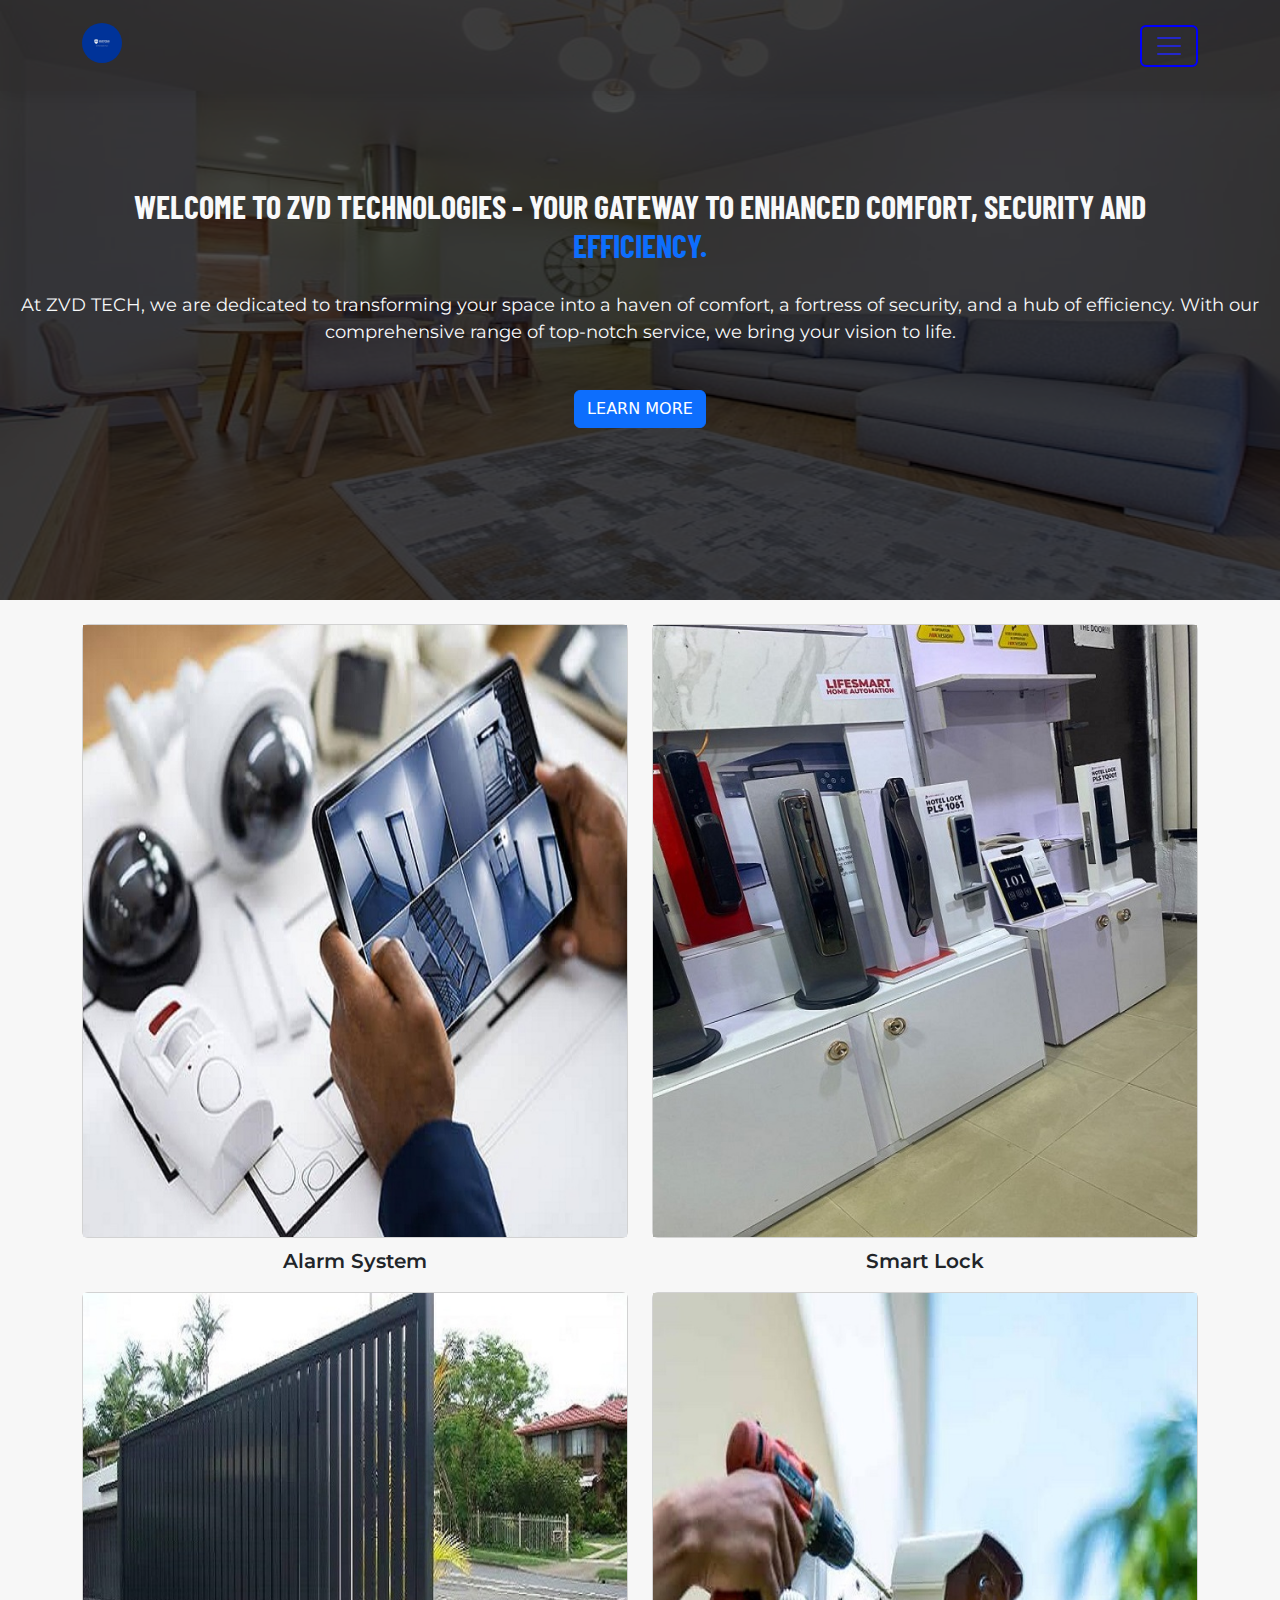
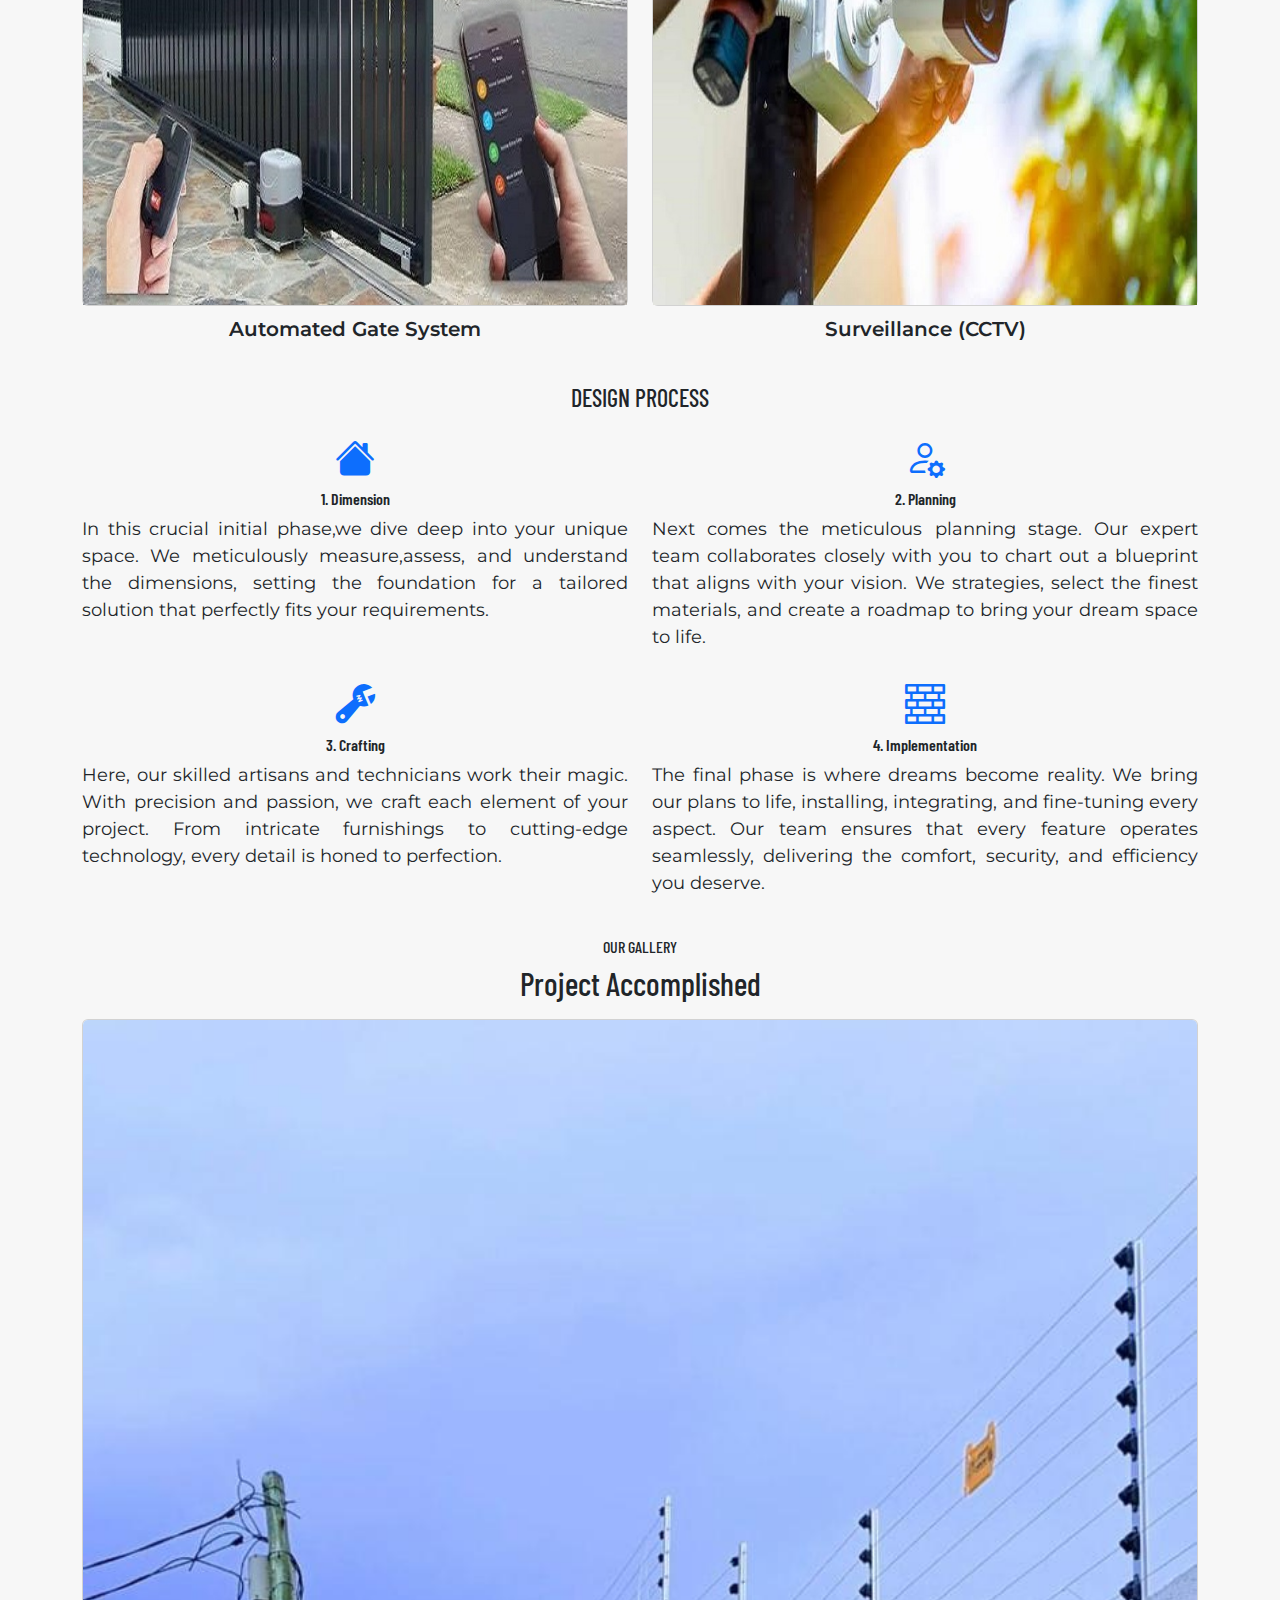
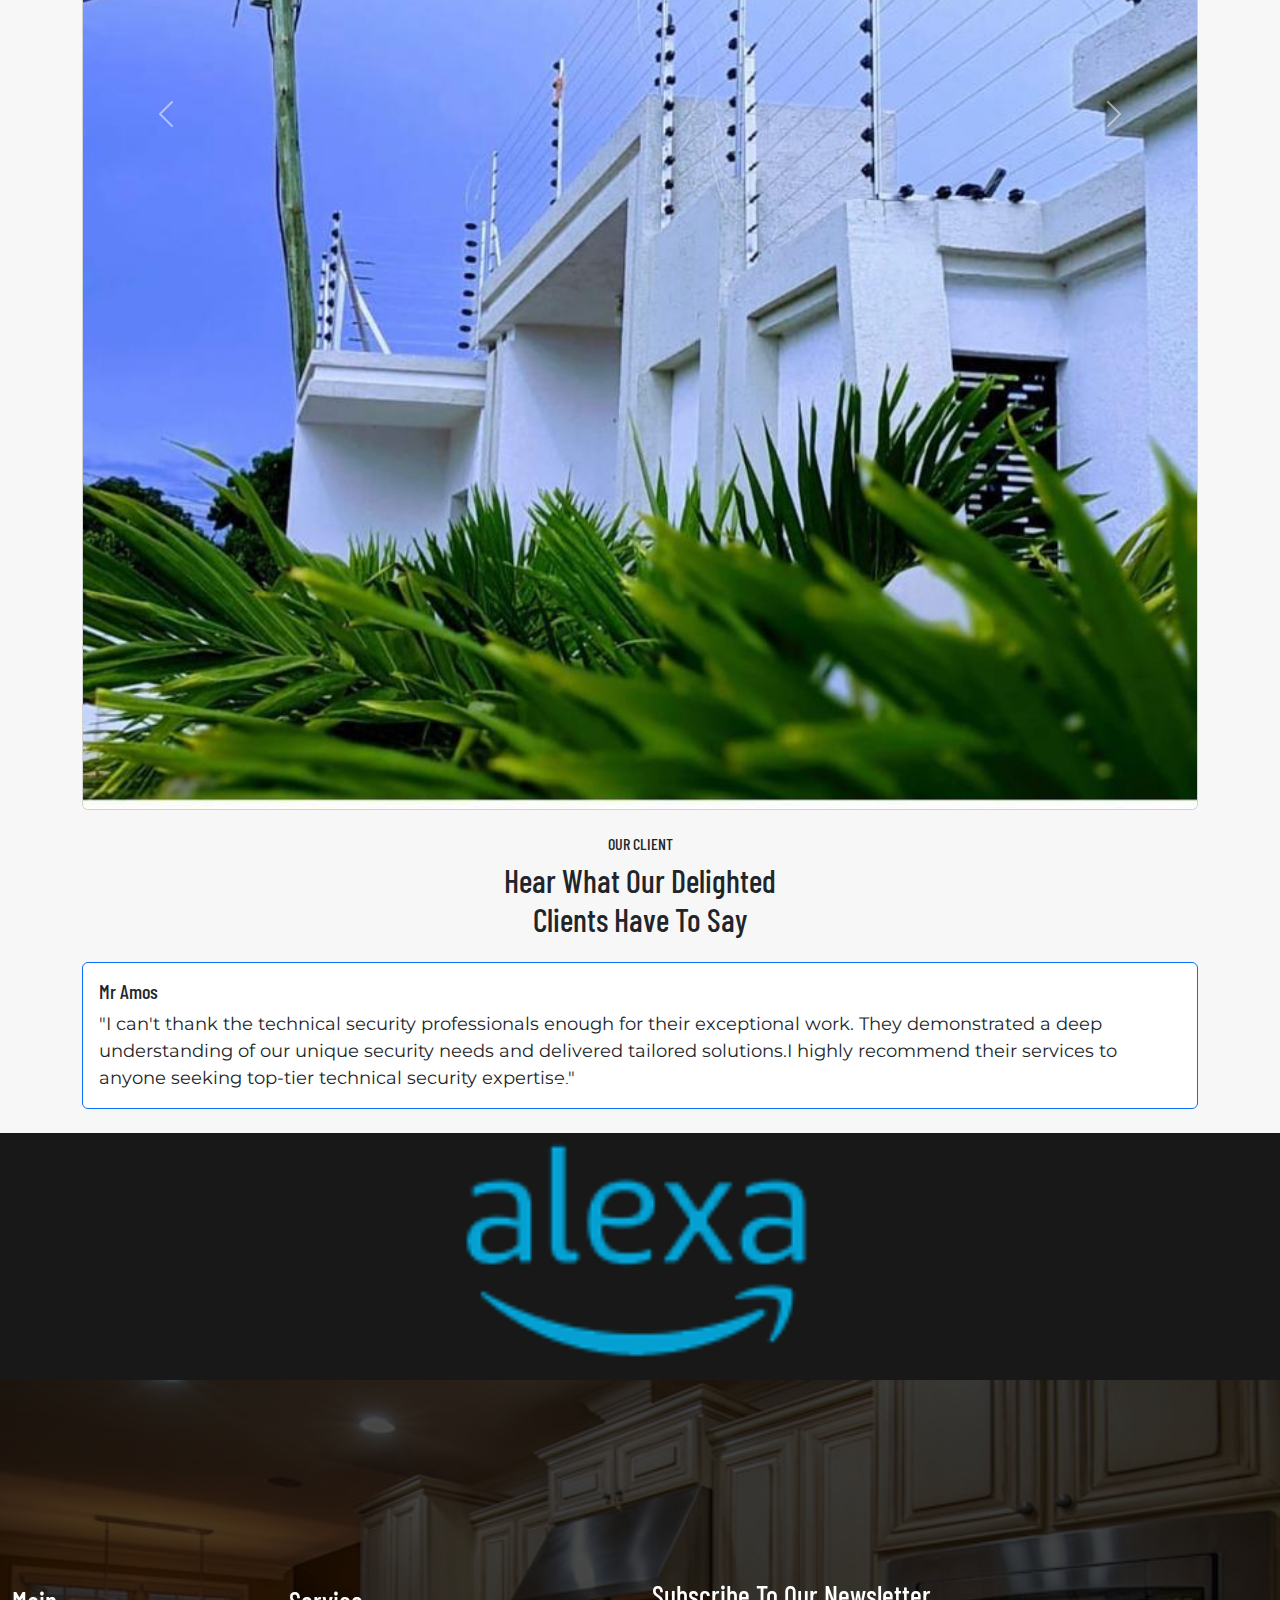
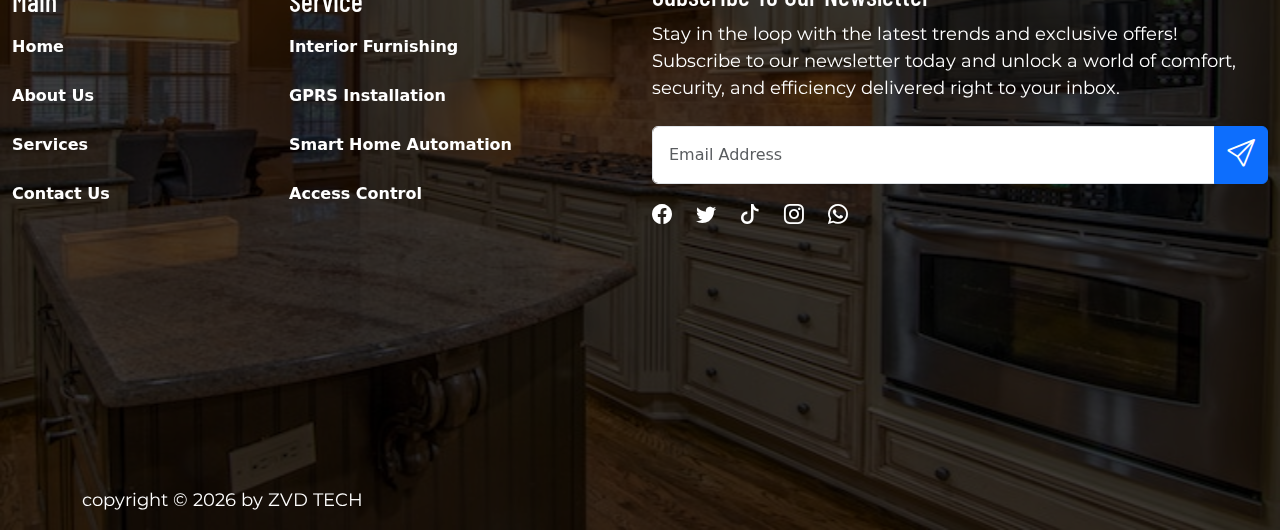
<file: index.html>
<!DOCTYPE html>
<html lang="en">

<head>
  <meta charset="UTF-8">
  <meta name="viewport" content="width=device-width, initial-scale=1.0">
  <link rel="icon" type="image/png" sizes="32x32" href="FAVICON.png">
  <title>Home</title>
  <link href="https://cdn.jsdelivr.net/npm/bootstrap@5.3.3/dist/css/bootstrap.min.css" rel="stylesheet"
    integrity="sha384-QWTKZyjpPEjISv5WaRU9OFeRpok6YctnYmDr5pNlyT2bRjXh0JMhjY6hW+ALEwIH" crossorigin="anonymous">
    <link rel="stylesheet" href="https://cdn.jsdelivr.net/npm/bootstrap-icons@1.11.3/font/bootstrap-icons.min.css">
  <link rel="stylesheet" href="style.css">
</head>

<body>

  <header class="header position-relative">
    <img src="./images/SR3.jpg" class="bcgImage" alt="bcgImage">
    <div class="overlay"></div>
    <!-- nav -->
    <div class="parentContainer">
      <nav class="navbar fixed-top">
        <div class="container navtop">
          <a class="navbar-brand text-white"  href="index.html">
            <img src="images/logo.jpg" alt="Logo" width="40" height="40" class="d-inline-block align-text-top logoImg">
          </a>
          <button class="navbar-toggler" type="button" data-bs-toggle="offcanvas" data-bs-target="#offcanvasNavbar"
            aria-controls="offcanvasNavbar">
            <span class="navbar-toggler-icon"></span>
          </button>
          <div class="offcanvas offcanvas-end" tabindex="-1" id="offcanvasNavbar"
            aria-labelledby="offcanvasNavbarLabel">
            <div class="offcanvas-header">
              <h5 class="offcanvas-title" id="offcanvasNavbarLabel">ZVD TECHNOLOGIES</h5>
              <button type="button" class="btn-close" data-bs-dismiss="offcanvas" aria-label="Close"></button>
            </div>
            <div class="offcanvas-body">
              <ul class="navbar-nav justify-content-end flex-grow-1 pe-3">
                <li class="nav-item">
                  <a class="nav-link active" aria-current="page" href="index.html">Home</a>
                </li>
                <li class="nav-item">
                  <a class="nav-link" href="about.html">About</a>
                </li>
                <li class="nav-item dropdown">
                  <a class="nav-link dropdown-toggle" href="#" role="button" data-bs-toggle="dropdown"
                    aria-expanded="false">
                    Services
                  </a>
                  <ul class="dropdown-menu">
                    <li><a class="dropdown-item" href="servicelist.html">Service List</a></li>
                    <li>
                      <hr class="dropdown-divider">
                    </li>
                    <li><a class="dropdown-item" href="servicedetails.html">Service Detail</a></li>
                  </ul>
                </li>
                <li class="nav-item">
                  <a class="nav-link" href="contact.html">Contact</a>
                </li>
              </ul>
            </div>
          </div>
        </div>
      </nav>
    </div>

    <!--end of  nav -->
    <!-- overlay Text -->
    <div class="mask text-light">
      <h5 class="fw-bold fs-2 text-uppercase">Welcome to ZVD TECHNOLOGIES - Your Gateway to Enhanced Comfort, Security
      and <br><span class="text-primary">Efficiency.</span></h5>

      <p>At ZVD TECH, we are dedicated to transforming your space into a haven of comfort, a fortress of security, and a
        hub of efficiency. With our comprehensive range of top-notch service, we bring your vision to life.</p>
      <a href="about.html" class="btn btn-primary text-uppercase lh-base mt-2">Learn More</a>

    </div>

    <!--end of overlay Text -->
  </header>

  <section class="container-md my-4">
    <!-- cards -->
    <div class="row">
      <div class="col-sm-6">
        <div class="card">
          <img src="images/alarm.jpg" alt="Alarm System">
        </div>
        <p class="text-center my-2 mb-3 fs-5 fw-semibold">Alarm System</p>
      </div>
      <div class="col-sm-6">
        <div class="card">
          <img src="images/smartlock.jpg"  alt="smart lock">
        </div>
        <p class="text-center my-2 mb-3 fs-5 fw-semibold">Smart Lock</p>
      </div>
    </div>
    <div class="row">
      <div class="col-sm-6">
        <div class="card">
          <img src="images/SG.jpg"  alt="AGS">
        </div>
        <p class="text-center my-2 mb-3 fs-5 fw-semibold">Automated Gate System</p>
      </div>
      <div class="col-sm-6">
        <div class="card">
          <img src="images/cctv.jpg" alt="CCTV">
        </div>
        <p class="text-center my-2 mb-3 fs-5 fw-semibold">Surveillance (CCTV) </p>
      </div>
    </div>
    <!-- end of card -->
  </section>


  <section class="container-md my-4">
    <article>
      <h4 class="text-uppercase text-center mb-3">Design Process</h4>
    </article>
    <article>
      <div class="row mb-2">
        <div class="col-md-6">
          <div class="icons">
            <div class="design text-center">
              <i class="bi bi-house-fill text-primary"></i>
              <h6 class="fw-semibold">1. Dimension</h6>
            </div>
            <p class="designText">In this crucial initial phase,we dive deep into your unique space. We meticulously
              measure,assess, and understand the dimensions, setting the foundation for a tailored solution that
              perfectly fits your requirements.</p>
          </div>
        </div>
        <div class="col-md-6">
          <div class="icons">
            <div class="design text-center">
              <i class="bi bi-person-gear text-primary"></i>
              <h6 class="fw-semibold">2. Planning</h6>
            </div>
            <p class="designText">Next comes the meticulous planning stage. Our expert team collaborates closely with
              you to chart out a blueprint that aligns with your vision. We strategies, select the finest materials, and
              create a roadmap to bring your dream space to life.</p>
          </div>
        </div>

      </div>
      <div class="row">
        <div class="col-md-6">
          <div class="icons">
            <div class="design text-center">
              <i class="bi bi-wrench-adjustable text-primary"></i>
              <h6 class="fw-semibold">3. Crafting</h6>
            </div>
            <p class="designText">Here, our skilled artisans and technicians work their magic. With precision and
              passion, we craft each element of your project. From intricate furnishings to cutting-edge technology,
              every detail is honed to perfection.</p>
          </div>
        </div>
        <div class="col-md-6">
          <div class="icons">
            <div class="design text-center">
              <i class="bi bi-bricks text-primary"></i>
              <h6 class="fw-semibold">4. Implementation</h6>
            </div>
            <p class="designText">The final phase is where dreams become reality. We bring our plans to life,
              installing, integrating, and fine-tuning every aspect. Our team ensures that every feature operates
              seamlessly, delivering the comfort, security, and efficiency you deserve.</p>
          </div>
        </div>
      </div>
    </article>
  </section>

  <section class="container-md mb-4">
    <div class="design text-center">
      <h6 class="text-uppercase">Our gallery</h6>
      <h2 class="text-capitalize mb-3">Project Accomplished</h2>
    </div>
    <!-- carousel -->
    <div id="carouselExampleInterval" class="carousel slide" data-bs-ride="carousel">
      <div class="carousel-inner">
        <div class="carousel-item active" data-bs-interval="4000">
          <img src="images/PC1.jpg" class="d-block w-100 card" alt="image">
        </div>
        <div class="carousel-item" data-bs-interval="3000">
          <img src="images/PC2.jpg" class="d-block w-100 card" alt="image">
        </div>
        <div class="carousel-item" data-bs-interval="3000">
          <img src="images/cctv3.jpg" class="d-block w-100 card" alt="image">
        </div>
        <div class="carousel-item" data-bs-interval="3000">
          <img src="images/PC3.jpg" class="d-block w-100 card" alt="image">
        </div>
        <div class="carousel-item" data-bs-interval="3000">
          <img src="images/PC4.jpg" class="d-block w-100 card" alt="image">
        </div>
        <div class="carousel-item" data-bs-interval="3000">
          <img src="images/PC5.jpg" class="d-block w-100 card" alt="image">
        </div>
        <div class="carousel-item" data-bs-interval="3000">
          <img src="images/SR7.jpg" class="d-block w-100 card" alt="image">
        </div>
        <div class="carousel-item" data-bs-interval="3000">
          <img src="images/PC6.jpg" class="d-block w-100 card" alt="image">
        </div>
        <div class="carousel-item" data-bs-interval="3000">
          <img src="images/PC7.jpg" class="d-block w-100 card" alt="image">
        </div>
      </div>
      <button class="carousel-control-prev" type="button" data-bs-target="#carouselExampleInterval"
        data-bs-slide="prev">
        <span class="carousel-control-prev-icon" aria-hidden="true"></span>
        <span class="visually-hidden">Previous</span>
      </button>
      <button class="carousel-control-next" type="button" data-bs-target="#carouselExampleInterval"
        data-bs-slide="next">
        <span class="carousel-control-next-icon" aria-hidden="true"></span>
        <span class="visually-hidden">Next</span>
      </button>
    </div>
    <!-- end of carousel -->
  </section>

  <!-- client -->
  <section class="container my-4">
    <div class="design text-center">
      <h6 class="text-uppercase">Our client</h6>
      <h2 class="text-capitalize client-text mb-4">Hear what our delighted <br> clients have to say</h2>
    </div>
    <!-- carousel -->
    <div id="carouselExampleCaptions" class="carousel slide" data-bs-ride="carousel">
      <div class="carousel-indicators">
        <button type="button" data-bs-target="#carouselExampleCaptions" data-bs-slide-to="0" class="active"
          aria-current="true" aria-label="Slide 1"></button>
        <button type="button" data-bs-target="#carouselExampleCaptions" data-bs-slide-to="1" class="active"
          aria-current="true" aria-label="Slide 2"></button>
        <button type="button" data-bs-target="#carouselExampleCaptions" data-bs-slide-to="2" class="active"
          aria-current="true" aria-label="Slide 3"></button>
        <button type="button" data-bs-target="#carouselExampleCaptions" data-bs-slide-to="3" class="active"
          aria-current="true" aria-label="Slide 4"></button>
        <button type="button" data-bs-target="#carouselExampleCaptions" data-bs-slide-to="4" class="active"
          aria-current="true" aria-label="Slide 5"></button>
      </div>
      <div class="carousel-inner caro">
        <div class="card carousel-item active border-primary" data-bs-interval="3000">
          <div class="row g-0 d-block w-100">
            <div class="col">
              <div class="card-body">
                <h5 class="card-title">Mr Amos</h5>
                <p class="card-text">"I can't thank the technical security professionals enough for their exceptional work. They demonstrated a deep
                understanding of our unique security needs and delivered tailored solutions.I highly recommend their services to anyone
                seeking top-tier technical security expertise."
</p>
              </div>
            </div>
          </div>
        </div>


        <div class="card carousel-item  border-primary" data-bs-interval="4000">
          <div class="row g-0 d-block w-100">
            <div class="col">
              <div class="card-body">
                <h5 class="card-title">Havana Hotel</h5>
                <p class="card-text">They did an outstanding job in ensuring the safety of our systems. They conducted a thorough assessment, identified
                vulnerabilities, and implemented security measures. I feel confident knowing that our data is protected. Highly
                recommend their expertise!</p>
              </div>
            </div>
          </div>
        </div>

        <div class="card carousel-item border-primary" data-bs-interval="4000">
          <div class="row g-0 d-block w-100">
            <div class="col">
              <div class="card-body">
                <h5 class="card-title">Miss Sarah</h5>
                <p class="card-text">I can't recommend ZVD TECH enough. Their interior design expertise turned my space
                  into a work of art. They truly understand the meaning of 'home sweet home'.</p>
              </div>
            </div>
          </div>
        </div>

        <div class="card carousel-item border-primary" data-bs-interval="4000">
          <div class="row g-0 d-block w-100">
            <div class="col">
              <div class="card-body">
                <h5 class="card-title">Hephzibah Oil & Gas</h5>
                <p class="card-text">They truly exceeded our expectations, they were also incredibly responsive and proactive in addressing any concerns. We
                feel secure knowing that our systems are in capable hands. Thank you for a job well done!</p>
              </div>
            </div>
          </div>
        </div>

        <div class="card carousel-item border-primary" data-bs-interval="4000">
          <div class="row g-0 d-block w-100">
            <div class="col">
              <div class="card-body">
                <h5 class="card-title">Mrs Gladys</h5>
                <p class="card-text">Hats off to the technical security experts who worked on our project! They were incredibly skilled and meticulous in
                their approach. Great job!
</p>
              </div>
            </div>
          </div>
        </div>


      </div>
      <button class="carousel-control-prev" type="button" data-bs-target="#carouselExampleCaptions"
        data-bs-slide="prev">
        <span class="carousel-control-prev-icon" aria-hidden="true"></span>
        <span class="visually-hidden">Previous</span>
      </button>
      <button class="carousel-control-next" type="button" data-bs-target="#carouselExampleCaptions"
        data-bs-slide="next">
        <span class="carousel-control-next-icon" aria-hidden="true"></span>
        <span class="visually-hidden">Next</span>
      </button>
    </div>
    <!-- end of carousel -->
  </section>

  <!-- sponsor images -->
  <section class="container-fluid sponsor">
      <article id="carouselExampleAutoplaying" class="carousel slide" data-bs-ride="carousel">
        <div class="carousel-inner">
          <div class="carousel-item active ms" data-bs-interval="3000">
            <img src="./images/Alexa.png" class="w-50 mx-auto d-block" alt="image">
          </div>
      
          <div class="carousel-item ms" data-bs-interval="2000">
          <img src="./images/AppleTv.png" class="w-50 mx-auto d-block" alt="image">
          </div>

          <div class="carousel-item ms" data-bs-interval="2000">
          <img src="./images/Google-Home.png" class="w-50 mx-auto d-block" alt="image">
          </div>

          <div class="carousel-item ms" data-bs-interval="2000">
          <img src="./images/FireTV.png" class="w-50 mx-auto d-block" alt="image">
          </div>

          <div class="carousel-item ms" data-bs-interval="2000">
          <img src="./images/Arylic.png" class="w-50 mx-auto d-block" alt="image">
          </div>

          <div class="carousel-item ms" data-bs-interval="2000">
          <img src="./images/Lutron.png" class="w-50 mx-auto d-block" alt="image">
          </div>

          <div class="carousel-item ms" data-bs-interval="2000">
          <img src="./images/Matter.png" class="w-50 mx-auto d-block" alt="image">
          </div>

          <div class="carousel-item ms" data-bs-interval="2000">
          <img src="./images/Philips-Hue.png" class="w-50 mx-auto d-block" alt="image">
          </div>

          <div class="carousel-item ms" data-bs-interval="2000">
          <img src="./images/SmartThings.png" class="w-50 mx-auto d-block" alt="image">
          </div>

          <div class="carousel-item ms" data-bs-interval="2000">
          <img src="./images/Sonos.png" class="w-50 mx-auto d-block" alt="image">
          </div>

          <div class="carousel-item ms" data-bs-interval="2000">
          <img src="./images/Tuya.png" class="w-50 mx-auto d-block" alt="image">
          </div>
      
        </div>
        <button class="carousel-control-prev" type="button" data-bs-target="#carouselExampleAutoplaying" data-bs-slide="prev">
          <span class="visually-hidden">Previous</span>
        </button>
        <button class="carousel-control-next" type="button" data-bs-target="#carouselExampleAutoplaying" data-bs-slide="next">
          <span class="visually-hidden">Next</span>
        </button>
      </article>
  </section>
  <!-- end sponsor images -->


  <footer class="footer">
    <img src="./images/KT4.jpg" class="Bcgfooter" alt="bcgimage">
    <div class="footeroverlay"></div>
    <section class="container foot">
      <div class="row footrow parentContainer">
        <div class="col-md-6">
          <article class="footerwords wordsOver d-flex
                      align-items-center justify-content-between">
            <div class="main">
              <h3 class="mb-3">Main</h3>
              <a href="index.html" class="fw-semibold">Home</a>
              <a href="about.html" class="fw-semibold">About Us</a>
              <a href="servicelist.html" class="fw-semibold">Services</a>
              <a href="contact.html" class="fw-semibold">Contact Us</a>
            </div>
            <div class="service">
              <h3 class="mb-3">Service</h3>
              <a href="servicelist.html" class="fw-semibold">Interior Furnishing</a>
              <a href="servicelist.html" class="fw-semibold">GPRS Installation</a>
              <a href="servicelist.html" class="fw-semibold">Smart Home Automation</a>
              <a href="servicelist.html" class="fw-semibold">Access Control</a>
            </div>
          </article>
        </div>
        <div class="col-md-6">
          <article class="News pt-4">
            <h3 class="text-white text-capitalize">Subscribe to our newsletter</h3>
            <p class="text-white lh-2 pb-2">Stay in the loop with the latest trends and exclusive offers! Subscribe to our newsletter today and unlock a world of comfort, security, and efficiency delivered right to your inbox.</p>
            <form class="form-floating form mailForm">
              <div class="input-group mb-3">
                <input type="email" class="form-control p-3 Subscribemail" placeholder="Email Address"
                  aria-label="Recipient's username" aria-describedby="button-addon2">
                <button class="btn btn-primary" type="submit" id="button-addon2">
                  <i class="bi bi-send changeIconSizeSend"></i>
                </button>
              </div>
            </form>
            <div class="internetIcon d-flex align-items-center">
              <a href="https://www.facebook.com/profile.php?id=100066739992582&mibextid=ZbWKwL" target="_blank"><i class="bi bi-facebook pe-4 changeIconSize"></i></a>
              <a href="https://twitter.com/zvdTechnologies?t=W2h3ahDxuJiU-Y1O9losLg&s=09" target="_blank"><i class="bi bi-twitter pe-4 changeIconSize"></i></a>
              <a href="http://tiktok.com/@zvd_tech" target="_blank"><i class="bi bi-tiktok pe-4 changeIconSize"></i></a>
              <a href="https://www.instagram.com/zvd_technologies?igsh=OGQ5ZDc2ODk2ZA==" target="_blank"><i class="bi bi-instagram pe-4 changeIconSize"></i></a>
              <a href="https://wa.me/message/SAWPLE6XBEGEH1" target="_blank"><i class="bi bi-whatsapp pe-4 changeIconSize"></i></a>
            </div>
          </article>
        </div>
      </div>
    </section>

    <div class="container-md Year">
      <div class="row">
        <div class="col-md-6">
          <div class="year">
            <p>copyright <span>&COPY;</span> <span class="date"></span> by ZVD TECH</p>
          </div>
        </div>
      </div>

    </div>
  </footer>

  <script src="https://cdn.jsdelivr.net/npm/bootstrap@5.3.3/dist/js/bootstrap.bundle.min.js"
    integrity="sha384-YvpcrYf0tY3lHB60NNkmXc5s9fDVZLESaAA55NDzOxhy9GkcIdslK1eN7N6jIeHz" crossorigin="anonymous"></script>
  <script src="app.js"></script>
 
</body>

</html>
</file>
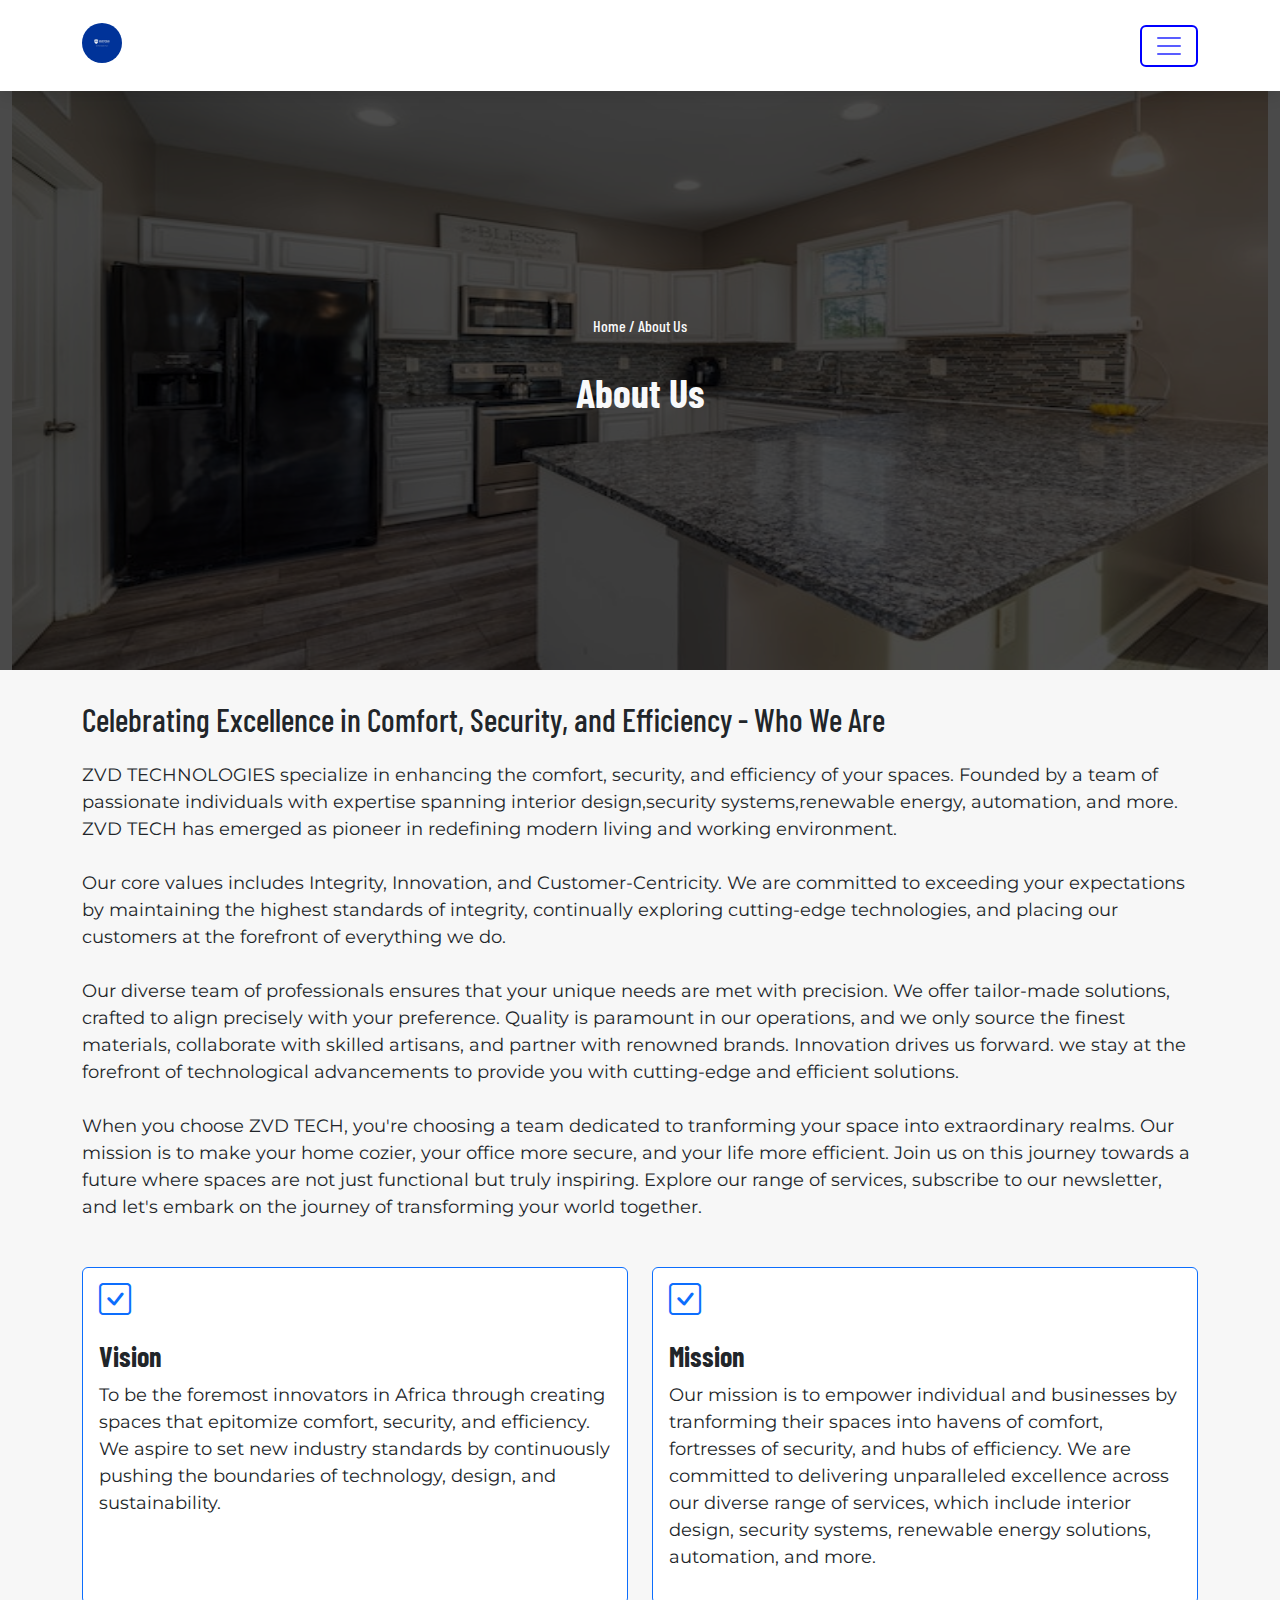
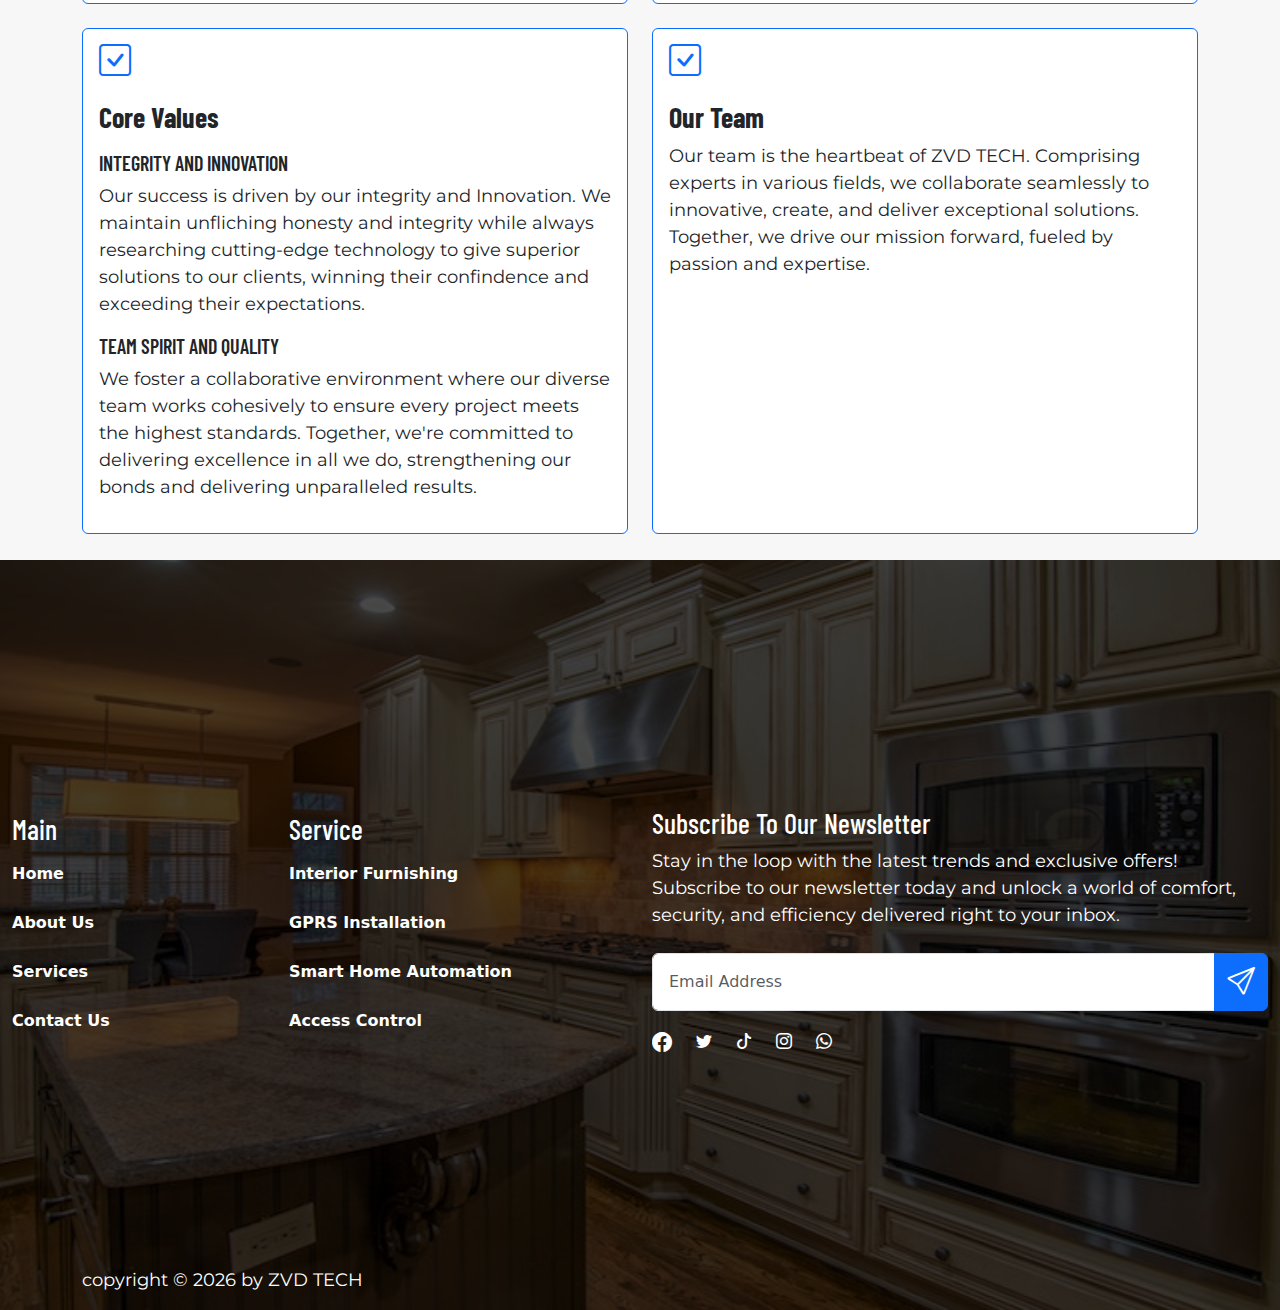
<file: about.html>
<!DOCTYPE html>
<html lang="en">

<head>
  <meta charset="UTF-8">
  <meta name="viewport" content="width=device-width, initial-scale=1.0">
  <link rel="icon" type="image/png" sizes="32x32" href="FAVICON.png">
  <title>About us</title>
  <link href="https://cdn.jsdelivr.net/npm/bootstrap@5.3.3/dist/css/bootstrap.min.css" rel="stylesheet"
    integrity="sha384-QWTKZyjpPEjISv5WaRU9OFeRpok6YctnYmDr5pNlyT2bRjXh0JMhjY6hW+ALEwIH" crossorigin="anonymous">
    <link rel="stylesheet" href="https://cdn.jsdelivr.net/npm/bootstrap-icons@1.11.3/font/bootstrap-icons.min.css">
  <link rel="stylesheet" href="about.css">
  <link rel="stylesheet" href="general.css">
</head>

<body>
  <!-- nav -->
  <div class="parentContainer">
    <nav class="navbar bg-white fixed-top">
      <div class="container">
        <a class="navbar-brand text-white" href="index.html">
          <img src="images/logo.jpg" alt="Logo" width="40" height="40" class="d-inline-block align-text-top logoImg">
        </a>
        <button class="navbar-toggler" type="button" data-bs-toggle="offcanvas" data-bs-target="#offcanvasNavbar"
          aria-controls="offcanvasNavbar">
          <span class="navbar-toggler-icon"></span>
        </button>
        <div class="offcanvas offcanvas-end" tabindex="-1" id="offcanvasNavbar" aria-labelledby="offcanvasNavbarLabel">
          <div class="offcanvas-header">
            <h5 class="offcanvas-title" id="offcanvasNavbarLabel">ZVD TECHNOLOGIES</h5>
            <button type="button" class="btn-close" data-bs-dismiss="offcanvas" aria-label="Close"></button>
          </div>
          <div class="offcanvas-body">
            <ul class="navbar-nav justify-content-end flex-grow-1 pe-3">
              <li class="nav-item">
                <a class="nav-link active" aria-current="page" href="index.html">Home</a>
              </li>
              <li class="nav-item">
                <a class="nav-link" href="about.html">About</a>
              </li>
              <li class="nav-item dropdown">
                <a class="nav-link dropdown-toggle" href="#" role="button" data-bs-toggle="dropdown"
                  aria-expanded="false">
                  Services
                </a>
                <ul class="dropdown-menu">
                  <li><a class="dropdown-item" href="servicelist.html">Service List</a></li>
                  <li>
                    <hr class="dropdown-divider">
                  </li>
                  <li><a class="dropdown-item" href="servicedetails.html">Service Detail</a></li>
                </ul>
              </li>
              <li class="nav-item">
                <a class="nav-link" href="contact.html">Contact</a>
              </li>
            </ul>
          </div>
        </div>
      </div>
    </nav>
  </div>


  <!--end of  nav -->


  <header class="header container-fluid">
    <img src="images/KT2.jpg" class="BcgImage" alt="BcgImage">
    <div class="overlay"></div>
    <!-- overlay Text -->
    <div class="mask text-light">
      <h6 class="text-capitalize">Home / About Us</h6>

      <h2 class="fs-1 fw-bold mt-4">About Us</h2>

    </div>

    <!--end of overlay Text -->
  </header>

  <section class="container banner">
    <h2>Celebrating Excellence in Comfort, Security, and Efficiency - Who We Are</h2>

    <p class="bannerText mt-4">ZVD TECHNOLOGIES specialize in enhancing the comfort, security, and efficiency of your
      spaces. Founded by a team of passionate individuals with expertise spanning interior design,security
      systems,renewable energy, automation, and more. ZVD TECH has emerged as pioneer in redefining modern living and
      working environment.
      <br>
      <br>
      Our core values includes Integrity, Innovation, and Customer-Centricity. We are committed to exceeding your
      expectations by maintaining the highest standards of integrity, continually exploring cutting-edge technologies,
      and placing our customers at the forefront of everything we do.
      <br>
      <br>
      Our diverse team of professionals ensures that your unique needs are met with precision. We offer tailor-made
      solutions, crafted to align precisely with your preference. Quality is paramount in our operations, and we only
      source the finest materials, collaborate with skilled artisans, and partner with renowned brands.
      Innovation drives us forward. we stay at the forefront of technological advancements to provide you with
      cutting-edge and efficient solutions.

      <br><br>
      When you choose ZVD TECH, you're choosing a team dedicated to tranforming your space into extraordinary realms.
      Our mission is to make your home cozier, your office more secure, and your life more efficient. Join us on this
      journey towards a future where spaces are not just functional but truly inspiring. Explore our range of services,
      subscribe to our newsletter, and let's embark on the journey of transforming your world together.
    </p>
  </section>


  <section class="container cardlayer my-3">
    <div class="row row-cols-1 row-cols-md-2 g-4">
      <div class="col">
        <div class="card border-primary h-100">
          <i class="bi bi-check-square text-primary ms-3 fs-2 mt-2"></i>
          <div class="card-body">
            <h5 class="card-title fw-bolder fs-3">Vision</h5>
            <p class="card-text">To be the foremost innovators in Africa through creating spaces that epitomize comfort,
              security, and efficiency. We aspire to set new industry standards by continuously pushing the boundaries
              of technology, design, and sustainability.</p>
          </div>
        </div>
      </div>
      <div class="col">
        <div class="card border-primary h-100">
          <i class="bi bi-check-square text-primary ms-3 fs-2 mt-2"></i>
          <div class="card-body">
            <h5 class="card-title fw-bolder fs-3">Mission</h5>
            <p class="card-text">Our mission is to empower individual and businesses by tranforming their spaces into
              havens of comfort, fortresses of security, and hubs of efficiency. We are committed to delivering
              unparalleled excellence across our diverse range of services, which include interior design, security
              systems, renewable energy solutions, automation, and more.
            <p>
          </div>
        </div>
      </div>
      <div class="col">
        <div class="card border-primary h-100">
          <i class="bi bi-check-square text-primary ms-3 fs-2 mt-2"></i>
          <div class="card-body">
            <h5 class="card-title fw-bolder fs-3">Core Values</h5>
            <div class="card-text">
              <h6 class="mt-3 fw-semibold fs-5 text-uppercase">Integrity And Innovation</h6>
              <p>Our success is driven by our integrity and Innovation. We maintain unfliching honesty and integrity
                while always researching cutting-edge technology to give superior solutions to our clients, winning
                their confindence and exceeding their expectations.</p>
              <h6 class="mt-3 fw-semibold fs-5 text-uppercase">Team Spirit And Quality</h6>
              <p>We foster a collaborative environment where our diverse team works cohesively to ensure every project
                meets the highest standards. Together, we're committed to delivering excellence in all we do,
                strengthening our bonds and delivering unparalleled results.</p>
            </div>
          </div>
        </div>
      </div>
      <div class="col">
        <div class="card border-primary h-100">
          <i class="bi bi-check-square text-primary ms-3 fs-2 mt-2"></i>
          <div class="card-body">
            <h5 class="card-title fw-bolder fs-3">Our Team</h5>
            <p class="card-text">Our team is the heartbeat of ZVD TECH. Comprising experts in various fields, we
              collaborate seamlessly to innovative, create, and deliver exceptional solutions. Together, we drive our
              mission forward, fueled by passion and expertise.</p>
          </div>
        </div>
      </div>

    </div>
  </section>


  <footer class="footer position-relative">
    <img src="./images/KT4.jpg" class="Bcgfooter" alt="bcgimage">
    <div class="footeroverlay"></div>
    <section class="container foot my-5">
      <div class="row footrow parentContainer">
        <div class="col-md-6">
          <article class="footerwords wordsOver d-flex
                        align-items-center justify-content-between">
            <div class="main">
              <h3 class="mb-3">Main</h3>
              <a href="index.html" class="fw-semibold">Home</a>
              <a href="about.html" class="fw-semibold">About Us</a>
              <a href="servicelist.html" class="fw-semibold">Services</a>
              <a href="contact.html" class="fw-semibold">Contact Us</a>
            </div>
            <div class="service">
              <h3 class="mb-3">Service</h3>
              <a href="servicelist.html" class="fw-semibold">Interior Furnishing</a>
              <a href="servicelist.html" class="fw-semibold">GPRS Installation</a>
              <a href="servicelist.html" class="fw-semibold">Smart Home Automation</a>
              <a href="servicelist.html" class="fw-semibold">Access Control</a>
            </div>
          </article>
        </div>
        <div class="col-md-6">
          <article class="News pt-4">
            <h3 class="text-white text-capitalize">Subscribe to our newsletter</h3>
            <p class="text-white lh-2 pb-2">Stay in the loop with the latest trends and exclusive offers! Subscribe to our newsletter today and unlock a world of
            comfort, security, and efficiency delivered right to your inbox.</p>
            <form class="form-floating form mailForm">
              <div class="input-group mb-3">
                <input type="email" class="form-control p-3 Subscribemail" placeholder="Email Address"
                  aria-label="Recipient's username" aria-describedby="button-addon2">
                <button class="btn btn-primary" type="submit" id="button-addon2">
                  <i class="bi bi-send changeIconSizeSend"></i> 
                </button>
              </div>
            </form>
            <div class="internetIcon d-flex align-items-center">
              <a href="https://www.facebook.com/profile.php?id=100066739992582&mibextid=ZbWKwL" target="_blank"><i class="bi bi-facebook pe-4 footerIcon"></i></a>
            <a href="https://twitter.com/zvdTechnologies?t=W2h3ahDxuJiU-Y1O9losLg&s=09" target="_blank"><i
                class="bi bi-twitter pe-4 changeIconSize"></i></a>
            <a href="http://tiktok.com/@zvd_tech" target="_blank"><i class="bi bi-tiktok pe-4 changeIconSize"></i></a>
            <a href="https://www.instagram.com/zvd_technologies?igsh=OGQ5ZDc2ODk2ZA==" target="_blank"><i
                class="bi bi-instagram pe-4 changeIconSize"></i></a>
            <a href="https://wa.me/message/SAWPLE6XBEGEH1" target="_blank"><i class="bi bi-whatsapp pe-4 changeIconSize"></i></a>
            </div>
          </article>
        </div>
      </div>
    </section>


    <div class="container-md Year">
      <div class="row">
        <div class="col-md-6">
          <div class="year">
            <p>copyright <span>&COPY;</span> <span class="date"></span> by ZVD TECH</p>
          </div>
        </div>
      </div>

    </div>


  </footer>


  <script src="https://cdn.jsdelivr.net/npm/bootstrap@5.3.3/dist/js/bootstrap.bundle.min.js"
    integrity="sha384-YvpcrYf0tY3lHB60NNkmXc5s9fDVZLESaAA55NDzOxhy9GkcIdslK1eN7N6jIeHz" crossorigin="anonymous"></script>
  <script src="app.js"></script>
</body>

</html>
</file>
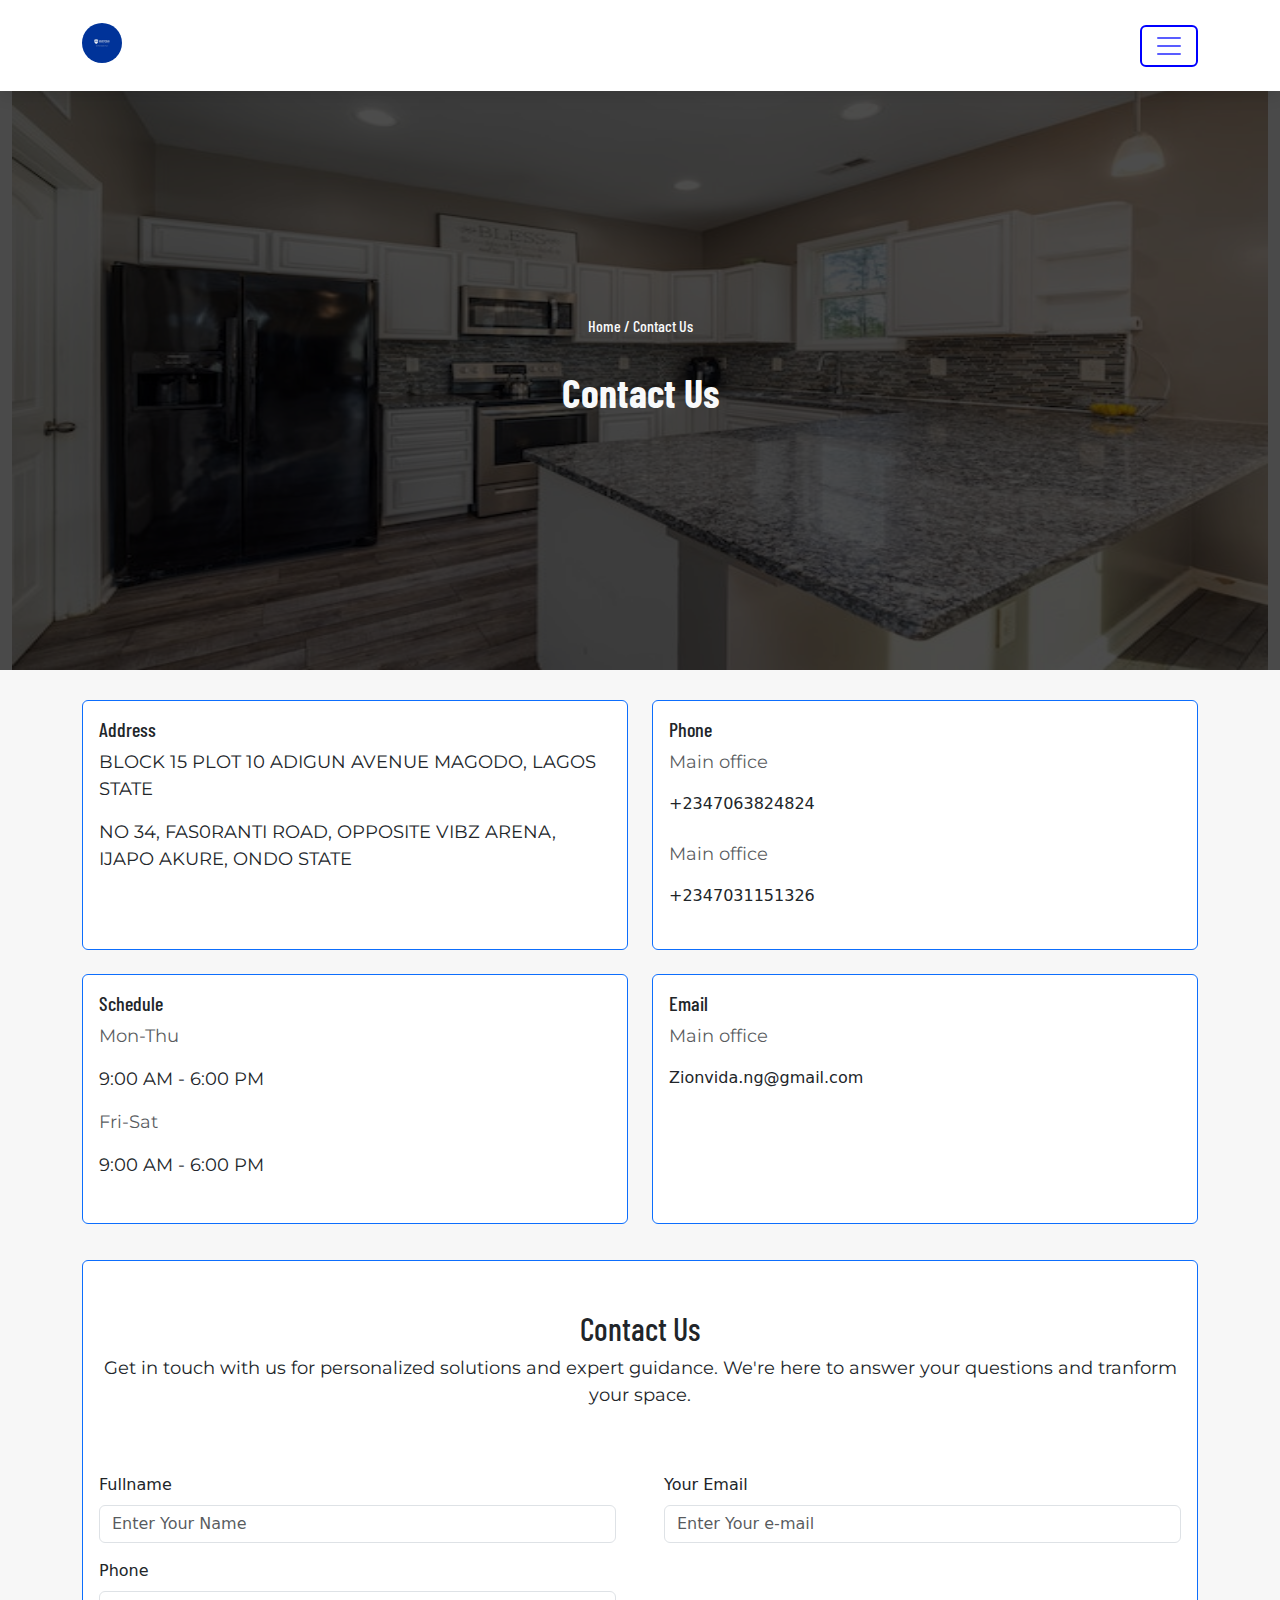
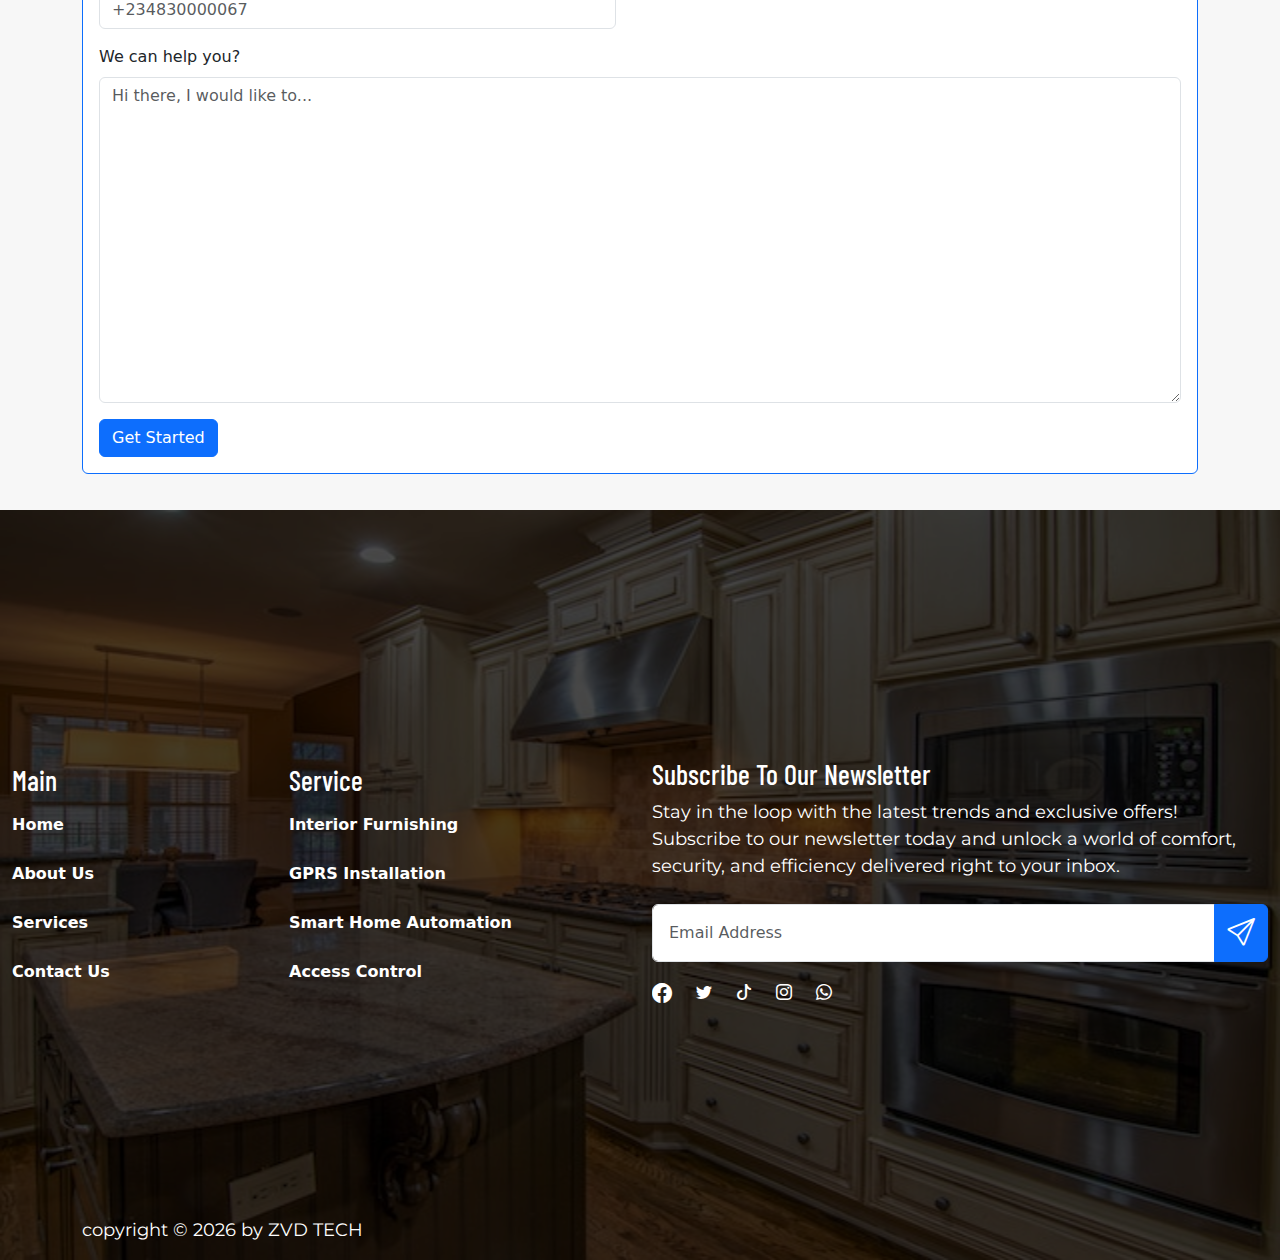
<file: contact.html>
<!DOCTYPE html>
<html lang="en">

<head>
  <meta charset="UTF-8">
  <meta name="viewport" content="width=device-width, initial-scale=1.0">
  <link rel="icon" type="image/png" sizes="32x32" href="FAVICON.png">
  <title>Contact Us</title>
<link href="https://cdn.jsdelivr.net/npm/bootstrap@5.3.3/dist/css/bootstrap.min.css" rel="stylesheet"
  integrity="sha384-QWTKZyjpPEjISv5WaRU9OFeRpok6YctnYmDr5pNlyT2bRjXh0JMhjY6hW+ALEwIH" crossorigin="anonymous">
  <link rel="stylesheet" href="https://cdn.jsdelivr.net/npm/bootstrap-icons@1.11.3/font/bootstrap-icons.min.css">
  <link rel="stylesheet" href="contact.css">
  <link rel="stylesheet" href="general.css">
</head>

<body>
  <!-- nav -->
  <div class="parentContainer">
    <nav class="navbar bg-white fixed-top">
      <div class="container">
        <a class="navbar-brand text-white" href="index.html">
          <img src="images/logo.jpg" alt="Logo" width="40" height="40" class="d-inline-block align-text-top logoImg">
        </a>
        <button class="navbar-toggler" type="button" data-bs-toggle="offcanvas" data-bs-target="#offcanvasNavbar"
          aria-controls="offcanvasNavbar">
          <span class="navbar-toggler-icon"></span>
        </button>
        <div class="offcanvas offcanvas-end" tabindex="-1" id="offcanvasNavbar" aria-labelledby="offcanvasNavbarLabel">
          <div class="offcanvas-header">
            <h5 class="offcanvas-title" id="offcanvasNavbarLabel">ZVD TECHNOLOGIES</h5>
            <button type="button" class="btn-close" data-bs-dismiss="offcanvas" aria-label="Close"></button>
          </div>
          <div class="offcanvas-body">
            <ul class="navbar-nav justify-content-end flex-grow-1 pe-3">
              <li class="nav-item">
                <a class="nav-link active" aria-current="page" href="index.html">Home</a>
              </li>
              <li class="nav-item">
                <a class="nav-link" href="about.html">About</a>
              </li>
              <li class="nav-item dropdown">
                <a class="nav-link dropdown-toggle" href="#" role="button" data-bs-toggle="dropdown"
                  aria-expanded="false">
                  Services
                </a>
                <ul class="dropdown-menu">
                  <li><a class="dropdown-item" href="servicelist.html">Service List</a></li>
                  <li>
                    <hr class="dropdown-divider">
                  </li>
                  <li><a class="dropdown-item" href="servicedetails.html">Service Detail</a></li>
                </ul>
              </li>
              <li class="nav-item">
                <a class="nav-link" href="contact.html">Contact</a>
              </li>
            </ul>
          </div>
        </div>
      </div>
    </nav>
  </div>

  <!--end of  nav -->


  <header class="header container-fluid">
    <img src="images/KT2.jpg" class="BcgImage" alt="BcgImage">
    <div class="overlay"></div>
    <!-- overlay Text -->
    <div class="mask text-light">
      <h6 class="text-capitalize">Home / Contact Us</h6>

      <h2 class="fs-1 fw-bold mt-4">Contact Us</h2>

    </div>

    <!--end of overlay Text -->
  </header>

  <section class="container banner">
    <article>
      <div class="row row-cols-1 row-cols-md-2 g-4">
        <div class="col">
          <div class="card cards border-primary">
            <div class="card-body">
              <h5 class="card-title">Address</h5>
              <p class="card-text">BLOCK 15 PLOT 10 ADIGUN AVENUE MAGODO, LAGOS STATE</p>
              <p class="card-text">NO 34, FAS0RANTI ROAD, OPPOSITE VIBZ ARENA, IJAPO AKURE, ONDO STATE</p>
            </div>
          </div>
        </div>
        <div class="col">
          <div class="card cards border-primary">
            <div class="card-body">
              <h5 class="card-title">Phone</h5>
              <p class="text-muted">Main office</p>
              <a href="tel:+2347063824824" class="text-decoration-none text-dark">+2347063824824</a>
              <p class="text-muted">Main office</p>
              <a href="tel:+2347063824824" class="text-decoration-none text-dark ">+2347031151326</a>
            </div>
          </div>
        </div>
        <div class="col">
          <div class="card cards border-primary">
            <div class="card-body">
              <h5 class="card-title">Schedule</h5>
              <p class="card-text text-muted">Mon-Thu</p>
              <p class="card-text">9:00 AM - 6:00 PM</p>
              <p class="card-text text-muted">Fri-Sat</p>
              <p class="card-text">9:00 AM - 6:00 PM</p>
            </div>
          </div>
        </div>
        <div class="col">
          <div class="card cards border-primary">
            <div class="card-body">
              <h5 class="card-title">Email</h5>
              <p class="card-text text-muted">Main office</p>
              <a href="mailto:Zionvida.ng@gmail.com"
                class="text-decoration-none text-dark mb-1">Zionvida.ng@gmail.com</a>
            </div>
          </div>
        </div>
      </div>
    </article>
  </section>

  <section class="container contact my-3">

    <article class="card border-primary">
      <div class="my-5 text-center">
        <h2>Contact Us</h2>
        <p>Get in touch with us for personalized solutions and expert guidance. We're here to answer your questions and
          tranform
          your space.</p>
      </div>
      <form class="row g-3 needs-validation" novalidate>
        <div class="col-md-6 pe-4 ps-4">
          <label for="validationCustom01" class="form-label">Fullname</label>
          <input type="text" placeholder="Enter Your Name" class="form-control name" id="validationCustom01" required>
          <div class="invalid-feedback">
            Provide a name.
          </div>
        </div>

        <div class="col-md-6 pe-4 ps-4">
          <label for="validationCustom02" class="form-label">Your Email</label>
          <input type="email" placeholder="Enter Your e-mail" class="form-control email" id="validationCustom02" required>
          <div class="invalid-feedback">
            Provide a mail.
          </div>
        </div>

        <div class="col-md-6 pe-4 ps-4">
          <label for="validationCustom03" class="form-label">Phone</label>
          <input type="tel" placeholder="+234830000067" class="form-control number" id="validationCustom03" required>
          <div class="invalid-feedback">
            Provide a contact.
          </div>
        </div>

        <div class="col-md-12 pe-4 ps-4">
          <label for="validationCustom04" class="form-label">We can help you?</label>
          <textarea class="form-control message" id="validationCustom04" placeholder="Hi there, I would like to..." rows="13"
            required></textarea>
          <div class="invalid-feedback">
            Provide us with your need.
          </div>
        </div>

        <div class="col-12 ps-4 mb-3">
          <button type="submit" class="btn btn-primary btn-md">Get Started</button>
        </div>

      </form>
    </article>
  </section>

  <!-- footer -->
  <footer class="footer position-relative">
  <img src="./images/KT4.jpg" class="Bcgfooter" alt="bcgimage">
  <div class="footeroverlay"></div>
    <section class="container foot my-5">
      <div class="row footrow parentContainer">
        <div class="col-md-6">
          <article class="footerwords wordsOver d-flex
            align-items-center justify-content-between">
            <div class="main">
              <h3 class="mb-3">Main</h3>
              <a href="index.html" class="fw-semibold">Home</a>
              <a href="about.html" class="fw-semibold">About Us</a>
              <a href="servicelist.html" class="fw-semibold">Services</a>
              <a href="contact.html" class="fw-semibold">Contact Us</a>
            </div>
            <div class="service">
              <h3 class="mb-3">Service</h3>
              <a href="servicelist.html" class="fw-semibold">Interior Furnishing</a>
              <a href="servicelist.html" class="fw-semibold">GPRS Installation</a>
              <a href="servicelist.html" class="fw-semibold">Smart Home Automation</a>
              <a href="servicelist.html" class="fw-semibold">Access Control</a>
            </div>
          </article>
        </div>
        <div class="col-md-6">
          <article class="News pt-4">
            <h3 class="text-white text-capitalize">Subscribe to our newsletter</h3>
            <p class="text-white lh-2 pb-2">Stay in the loop with the latest trends and exclusive offers! Subscribe to
              our newsletter today and unlock a world of
              comfort, security, and efficiency delivered right to your inbox.</p>
            <form class="form-floating form mailForm">
              <div class="input-group mb-3">
                <input type="email" class="form-control p-3 Subscribemail" placeholder="Email Address"
                  aria-label="Recipient's username" aria-describedby="button-addon2">
                <button class="btn btn-primary" type="submit" id="button-addon2">
                  <i class="bi bi-send changeIconSizeSend"></i>
                </button>
              </div>
            </form>
            <div class="internetIcon d-flex align-items-center">
              <a href="https://www.facebook.com/profile.php?id=100066739992582&mibextid=ZbWKwL" target="_blank"><i class="bi bi-facebook pe-4 footerIcon"></i></a>
            <a href="https://twitter.com/zvdTechnologies?t=W2h3ahDxuJiU-Y1O9losLg&s=09" target="_blank"><i
                class="bi bi-twitter pe-4 changeIconSize"></i></a>
            <a href="http://tiktok.com/@zvd_tech" target="_blank"><i class="bi bi-tiktok pe-4 changeIconSize"></i></a>
            <a href="https://www.instagram.com/zvd_technologies?igsh=OGQ5ZDc2ODk2ZA==" target="_blank"><i
                class="bi bi-instagram pe-4 changeIconSize"></i></a>
            <a href="https://wa.me/message/SAWPLE6XBEGEH1" target="_blank"><i class="bi bi-whatsapp pe-4 changeIconSize"></i></a>
            </div>
          </article>
        </div>
      </div>
    </section>


    <div class="container-md Year">
      <div class="row">
        <div class="col-md-6">
          <div class="year">
            <p>copyright <span>&COPY;</span> <span class="date"></span> by ZVD TECH</p>
          </div>
        </div>
      </div>

    </div>


  </footer>

  <script src="https://cdn.jsdelivr.net/npm/bootstrap@5.3.3/dist/js/bootstrap.bundle.min.js"
    integrity="sha384-YvpcrYf0tY3lHB60NNkmXc5s9fDVZLESaAA55NDzOxhy9GkcIdslK1eN7N6jIeHz" crossorigin="anonymous"></script>
  <script src="app.js"></script>
  <script>
    // disable form submission if there are invalid fields
    (() => {
      'use strict'
      // fetch form
      const forms = document.querySelectorAll('.needs-validation')
      const nameInput = document.querySelector('.name')
      const emailInput = document.querySelector('.email')
      const numberInput = document.querySelector('.number')
      const messageInput = document.querySelector('.message')
      let newForms = [...forms]

      // loop through the form
      newForms.forEach(form => {
        form.addEventListener('submit', e => {
          e.preventDefault()
          const nameValue = nameInput.value
          const emailValue = emailInput.value
          const numberValue = numberInput.value
          const messageValue = messageInput.value
          if (!nameValue || !emailValue || !numberValue || !messageValue) {
            form.classList.add('was-validated')
            return
          }else{
            form.classList.remove('was-validated')
          }
          
          

          // if form is submitted empty each field
          nameInput.value = ''
          emailInput.value = ''
          numberInput.value = ''
          messageInput.value = ''

          
        })
      })
    })()
  </script>
</body>

</html>
</file>
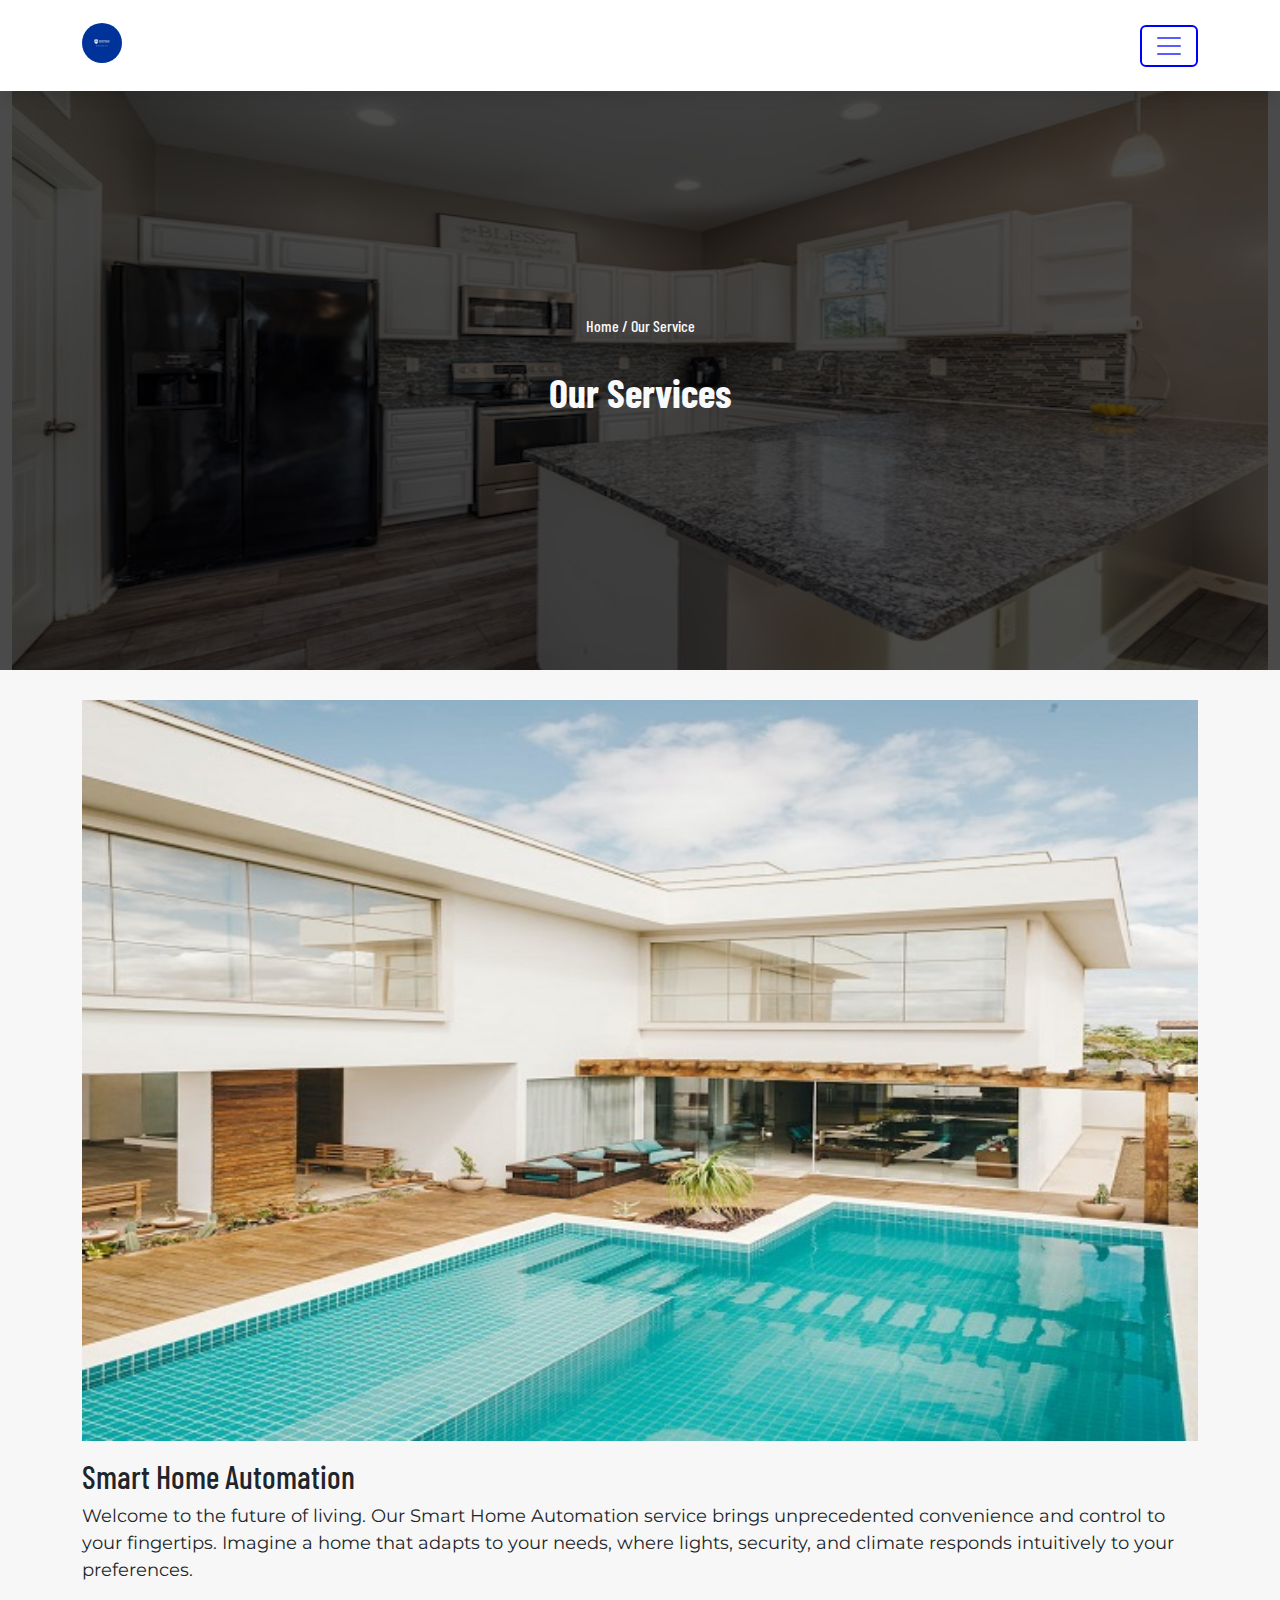
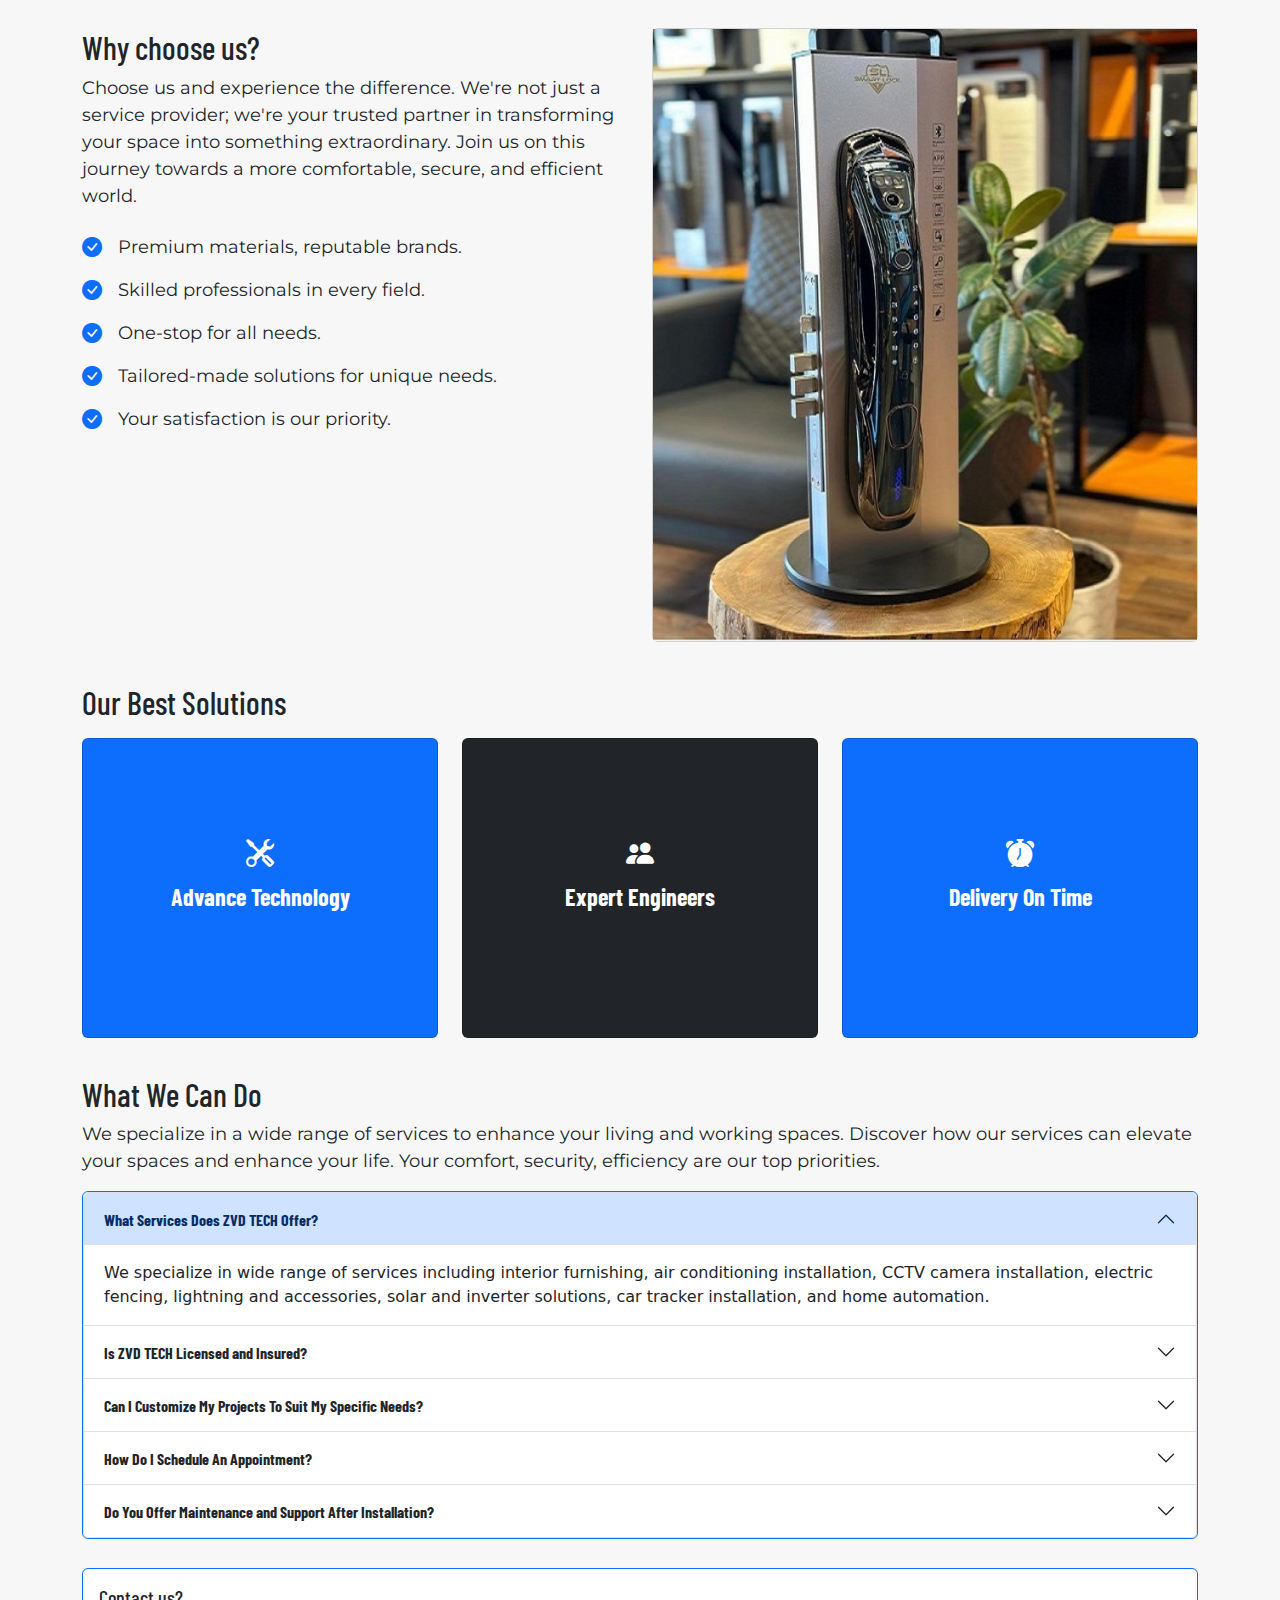
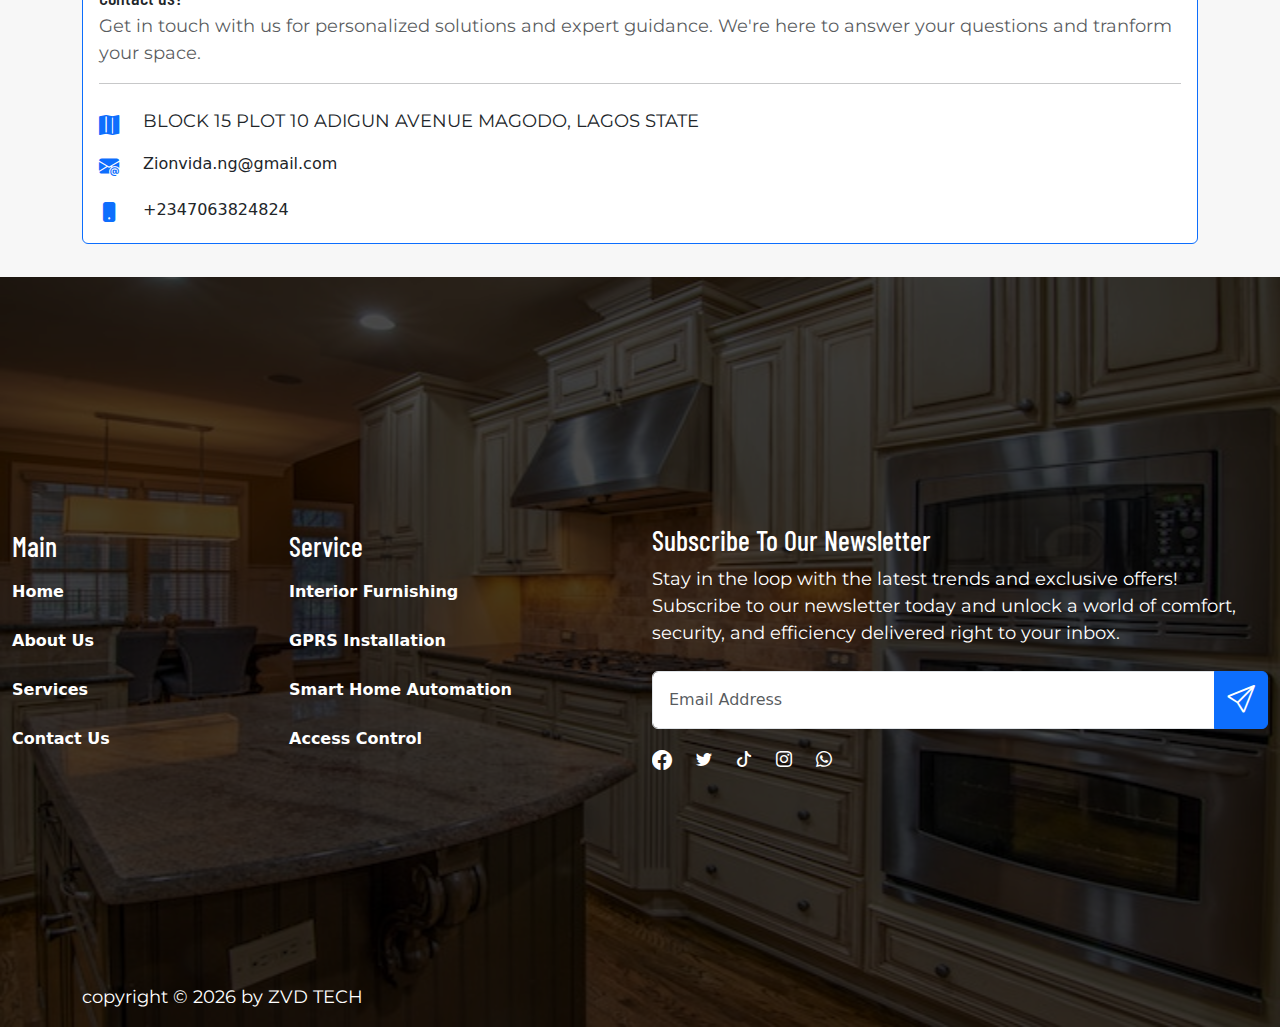
<file: servicedetails.html>
<!DOCTYPE html>
<html lang="en">

<head>
  <meta charset="UTF-8">
  <meta name="viewport" content="width=device-width, initial-scale=1.0">
  <link rel="icon" type="image/png" sizes="32x32" href="FAVICON.png">
  <title>service details</title>
  <link href="https://cdn.jsdelivr.net/npm/bootstrap@5.3.3/dist/css/bootstrap.min.css" rel="stylesheet"
    integrity="sha384-QWTKZyjpPEjISv5WaRU9OFeRpok6YctnYmDr5pNlyT2bRjXh0JMhjY6hW+ALEwIH" crossorigin="anonymous">
    <link rel="stylesheet" href="https://cdn.jsdelivr.net/npm/bootstrap-icons@1.11.3/font/bootstrap-icons.min.css">
  <link rel="stylesheet" href="servicedetails.css">
  <link rel="stylesheet" href="general.css">
</head>

<body>
  <!-- nav -->
  <div class="parentContainer">
    <nav class="navbar bg-white fixed-top">
      <div class="container">
        <a class="navbar-brand text-white" href="index.html">
          <img src="images/logo.jpg" alt="Logo" width="40" height="40" class="d-inline-block align-text-top logoImg">
        </a>
        <button class="navbar-toggler" type="button" data-bs-toggle="offcanvas" data-bs-target="#offcanvasNavbar"
          aria-controls="offcanvasNavbar">
          <span class="navbar-toggler-icon"></span>
        </button>
        <div class="offcanvas offcanvas-end" tabindex="-1" id="offcanvasNavbar" aria-labelledby="offcanvasNavbarLabel">
          <div class="offcanvas-header">
            <h5 class="offcanvas-title" id="offcanvasNavbarLabel">ZVD TECHNOLOGIES</h5>
            <button type="button" class="btn-close" data-bs-dismiss="offcanvas" aria-label="Close"></button>
          </div>
          <div class="offcanvas-body">
            <ul class="navbar-nav justify-content-end flex-grow-1 pe-3">
              <li class="nav-item">
                <a class="nav-link active" aria-current="page" href="index.html">Home</a>
              </li>
              <li class="nav-item">
                <a class="nav-link" href="about.html">About</a>
              </li>
              <li class="nav-item dropdown">
                <a class="nav-link dropdown-toggle" href="#" role="button" data-bs-toggle="dropdown"
                  aria-expanded="false">
                  Services
                </a>
                <ul class="dropdown-menu">
                  <li><a class="dropdown-item" href="servicelist.html">Service List</a></li>
                  <li>
                    <hr class="dropdown-divider">
                  </li>
                  <li><a class="dropdown-item" href="servicedetails.html">Service Detail</a></li>
                </ul>
              </li>
              <li class="nav-item">
                <a class="nav-link" href="contact.html">Contact</a>
              </li>
            </ul>
          </div>
        </div>
      </div>
    </nav>
  </div>

  <!--end of  nav -->

  <header class="header container-fluid">
    <img src="images/KT2.jpg" class="BcgImage" alt="BcgImage">
    <div class="overlay"></div>
    <!-- overlay Text -->
    <div class="mask text-light">
      <h6 class="text-capitalize">Home / Our Service</h6>

      <h2 class="fs-1 fw-bold mt-4">Our Services</h2>

    </div>

    <!--end of overlay Text -->
  </header>

  <section class="container banner mb-2">
    <article>
      <img src="images/SR2.jpeg" class="w-100 d-block mb-3" alt="image">
    </article>
    <article>
      <h2>Smart Home Automation</h2>
      <p>Welcome to the future of living. Our Smart Home Automation service brings unprecedented convenience and control
        to your fingertips. Imagine a home that adapts to your needs, where lights, security, and climate responds
        intuitively to your preferences.</p>
    </article>
  </section>

  <section class="container headingwords">
    <div class="row">
      <article class="col-md-6">
        <div class="words">
          <h2>Why choose us?</h2>
          <p>Choose us and experience the difference. We're not just a service provider; we're your trusted partner in
            transforming your space into something extraordinary. Join us on this journey towards a more comfortable,
            secure, and efficient world.
          </p>
        </div>
        <div class="btmIcon d-flex align-items-center">
          <i class="bi bi-check-circle-fill text-primary fs-5 me-3"></i>
          <p class="my-2">Premium materials, reputable brands.</p>
        </div>
        <div class="btmIcon d-flex align-items-center">
          <i class="bi bi-check-circle-fill text-primary fs-5 me-3"></i>
          <p class="my-2">Skilled professionals in every field.</p>
        </div>
        <div class="btmIcon d-flex align-items-center">
          <i class="bi bi-check-circle-fill text-primary fs-5 me-3"></i>
          <p class="my-2">One-stop for all needs.</p>
        </div>
        <div class="btmIcon d-flex align-items-center">
          <i class="bi bi-check-circle-fill text-primary fs-5 me-3"></i>
          <p class="my-2">Tailored-made solutions for unique needs.</p>
        </div>
        <div class="btmIcon d-flex align-items-center">
          <i class="bi bi-check-circle-fill text-primary fs-5 me-3"></i>
          <p class="my-2">Your satisfaction is our priority.</p>
        </div>
      </article>
      <article class="col-md-6 hero">
        <div class="card cardHero">
          <img src="images/SL3.jpg" class="cardImg" alt="image">
        </div>
      </article>
    </div>
  </section>

  <section class="container solution my-3">
    <h2 class="my-3">Our Best Solutions</h2>
    <article>
      <div class="row">
        <div class="col-md-4">
          <div class="card bg-primary solutionCard mb-3">
            <i class="bi bi-tools text-white solutionIcon"></i>
            <div class="card-body cardbody text-center  text-white">
              <h6 class="fs-4 fw-bolder">Advance Technology</h6>
            </div>
          </div>
        </div>
        <div class="col-md-4">
          <div class="card bg-dark solutionCard mb-3">
            <i class="bi bi-people-fill text-white solutionIcon"></i>
            <div class="card-body cardbody text-center  text-white">
              <h6 class="fs-4 fw-bolder">Expert Engineers</h6>
            </div>
          </div>
        </div>
        <div class="col-md-4">
          <div class="card bg-primary solutionCard">
            <i class="bi bi-alarm-fill text-white solutionIcon"></i>
            <div class="card-body cardbody text-center  text-white">
              <h6 class="fs-4 fw-bolder">Delivery On Time</h6>
            </div>
          </div>
        </div>
      </div>
    </article>
  </section>

  <section class="container firstAccordion">
    <article class="mb-3">
      <h2>What We Can Do</h2>
      <p>
        We specialize in a wide range of services to enhance your living and working spaces. Discover how our services
        can elevate your spaces and enhance your life. Your comfort, security, efficiency are our top priorities.
      </p>
    </article>
    <article class="accord card border-primary">
      <div class="accordion" id="accordionExample">
        <div class="accordion-item">
          <h2 class="accordion-header" id="headingOne">
            <button class="accordion-button fw-bold" type="button" data-bs-toggle="collapse"
              data-bs-target="#collapseOne" aria-expanded="true" aria-controls="collapseOne">
              What Services Does ZVD TECH Offer?
            </button>
          </h2>
          <div id="collapseOne" class="accordion-collapse collapse show" aria-labelledby="headingOne"
            data-bs-parent="#accordionExample">
            <div class="accordion-body">
              We specialize in wide range of services including interior furnishing, air conditioning installation, CCTV camera installation, electric fencing, lightning and accessories, solar and inverter solutions, car tracker installation, and home automation.
            </div>
          </div>
        </div>
        <div class="accordion-item">
          <h2 class="accordion-header" id="headingTwo">
            <button class="accordion-button collapsed fw-bold" type="button" data-bs-toggle="collapse"
              data-bs-target="#collapseTwo" aria-expanded="false" aria-controls="collapseTwo">
              Is ZVD TECH Licensed and Insured?
            </button>
          </h2>
          <div id="collapseTwo" class="accordion-collapse collapse" aria-labelledby="headingTwo"
            data-bs-parent="#accordionExample">
            <div class="accordion-body">
              Yes, we are fully licensed and insured company. Our team of professionals adhered to industry standards and best practices, ensuring your peace of mind.
            </div>
          </div>
        </div>
        <div class="accordion-item">
          <h2 class="accordion-header" id="headingThree">
            <button class="accordion-button collapsed fw-bold" type="button" data-bs-toggle="collapse"
              data-bs-target="#collapseThree" aria-expanded="false" aria-controls="collapseThree">
              Can I Customize My Projects To Suit My Specific Needs?
            </button>
          </h2>
          <div id="collapseThree" class="accordion-collapse collapse" aria-labelledby="headingThree"
            data-bs-parent="#accordionExample">
            <div class="accordion-body">
              Absolutely! We understand that every client and space is unique. Our services are high customizable to align with your vision and requirements.
            </div>
          </div>
        </div>
        <div class="accordion-item">
          <h2 class="accordion-header" id="headingFour">
            <button class="accordion-button collapsed fw-bold" type="button" data-bs-toggle="collapse"
              data-bs-target="#collapseFour" aria-expanded="false" aria-controls="collapseFour">
              How Do I Schedule An Appointment?
            </button>
          </h2>
          <div id="collapseFour" class="accordion-collapse collapse" aria-labelledby="headingFour"
            data-bs-parent="#accordionExample">
            <div class="accordion-body">
              Scheduling an appointment with ZVD Tech is easy! You can reach out to us via our website's contact form, where you can provide your details and request preferred date and time for your appointment. Alternately, you can contact our customer support team directly via phone or email, and they will assist you in scheduling a convenient appointment.
            </div>
          </div>
        </div>
        <div class="accordion-item">
          <h2 class="accordion-header" id="headingFive">
            <button class="accordion-button collapsed fw-bold" type="button" data-bs-toggle="collapse"
              data-bs-target="#collapseFive" aria-expanded="false" aria-controls="collapseFive">
              Do You Offer Maintenance and Support After Installation?
            </button>
          </h2>
          <div id="collapseFive" class="accordion-collapse collapse" aria-labelledby="headingFive"
            data-bs-parent="#accordionExample">
            <div class="accordion-body">
              Yes, we offer maintenance and support services to ensure the ongoing functionality and performance of our installations.
            </div>
          </div>
        </div>
      </div>
    </article>
  </section>

  <section class="container contact mt-4 my-5">
    <article>
      <div class="card border-primary">
        <div class="card-body">
          <h5 class="card-title">Contact us?</h5>
          <p class="card-subtitle mb-2 text-muted">Get in touch with us for personalized solutions and expert guidance.
            We're here to answer your questions and tranform your space.</p>
          <hr>
          <!-- Address -->
          <div class="d-flex align-items-center ">
            <i class="bi  bi-map-fill contactIcon me-4 text-primary"></i>
            <p class="pt-2">BLOCK 15 PLOT 10 ADIGUN AVENUE MAGODO, LAGOS STATE</p>
          </div>
          <div class="d-flex align-items-center ">
            <i class="bi  bi-envelope-at-fill contactIcon me-4 text-primary"></i>
            <a href="mailto:Zionvida.ng@gmail.com" class="text-decoration-none text-dark mb-1">Zionvida.ng@gmail.com</a>
          </div>
          <div class="d-flex align-items-center mt-3">
            <i class="bi  bi-phone-fill contactIcon me-4 text-primary"></i>
            <a href="tel:+2347063824824" class="text-decoration-none text-dark mb-1">+2347063824824</a>
          </div>
          <!-- End of Address -->
        </div>
      </div>
    </article>
  </section>

  <!-- footer -->
  <footer class="footer position-relative">
    <img src="./images/KT4.jpg" class="Bcgfooter" alt="bcgimage">
    <div class="footeroverlay"></div>
    <section class="container foot my-5">
      <div class="row footrow parentContainer">
        <div class="col-md-6">
          <article class="footerwords wordsOver d-flex
                                align-items-center justify-content-between">
            <div class="main">
              <h3 class="mb-3">Main</h3>
              <a href="index.html" class="fw-semibold">Home</a>
              <a href="about.html" class="fw-semibold">About Us</a>
              <a href="servicelist.html" class="fw-semibold">Services</a>
              <a href="contact.html" class="fw-semibold">Contact Us</a>
            </div>
            <div class="service">
              <h3 class="mb-3">Service</h3>
              <a href="servicelist.html" class="fw-semibold">Interior Furnishing</a>
              <a href="servicelist.html" class="fw-semibold">GPRS Installation</a>
              <a href="servicelist.html" class="fw-semibold">Smart Home Automation</a>
              <a href="servicelist.html" class="fw-semibold">Access Control</a>
            </div>
          </article>
        </div>
        <div class="col-md-6">
          <article class="News pt-4">
            <h3 class="text-white text-capitalize">Subscribe to our newsletter</h3>
            <p class="text-white lh-2 pb-2">Stay in the loop with the latest trends and exclusive offers! Subscribe to
              our newsletter today and unlock a world of
              comfort, security, and efficiency delivered right to your inbox.</p>
            <form class="form-floating form mailForm">
              <div class="input-group mb-3">
                <input type="email" class="form-control p-3 Subscribemail" placeholder="Email Address"
                  aria-label="Recipient's username" aria-describedby="button-addon2">
                <button class="btn btn-primary" type="submit" id="button-addon2">
                  <i class="bi bi-send changeIconSizeSend"></i>
                </button>
              </div>
            </form>
            <div class="internetIcon d-flex align-items-center">
              <a href="https://www.facebook.com/profile.php?id=100066739992582&mibextid=ZbWKwL" target="_blank"><i class="bi bi-facebook pe-4 footerIcon"></i></a>
            <a href="https://twitter.com/zvdTechnologies?t=W2h3ahDxuJiU-Y1O9losLg&s=09" target="_blank"><i
                class="bi bi-twitter pe-4 changeIconSize"></i></a>
            <a href="http://tiktok.com/@zvd_tech" target="_blank"><i class="bi bi-tiktok pe-4 changeIconSize"></i></a>
            <a href="https://www.instagram.com/zvd_technologies?igsh=OGQ5ZDc2ODk2ZA==" target="_blank"><i
                class="bi bi-instagram pe-4 changeIconSize"></i></a>
            <a href="https://wa.me/message/SAWPLE6XBEGEH1" target="_blank"><i class="bi bi-whatsapp pe-4 changeIconSize"></i></a>
            </div>
          </article>
        </div>
      </div>
    </section>


    <div class="container-md Year">
      <div class="row">
        <div class="col-md-6">
          <div class="year">
            <p>copyright <span>&COPY;</span> <span class="date"></span> by ZVD TECH</p>
          </div>
        </div>
      </div>

    </div>


  </footer>

  <script src="https://cdn.jsdelivr.net/npm/bootstrap@5.3.3/dist/js/bootstrap.bundle.min.js"
    integrity="sha384-YvpcrYf0tY3lHB60NNkmXc5s9fDVZLESaAA55NDzOxhy9GkcIdslK1eN7N6jIeHz" crossorigin="anonymous"></script>
  <script src="app.js"></script>
</body>

</html>
</file>
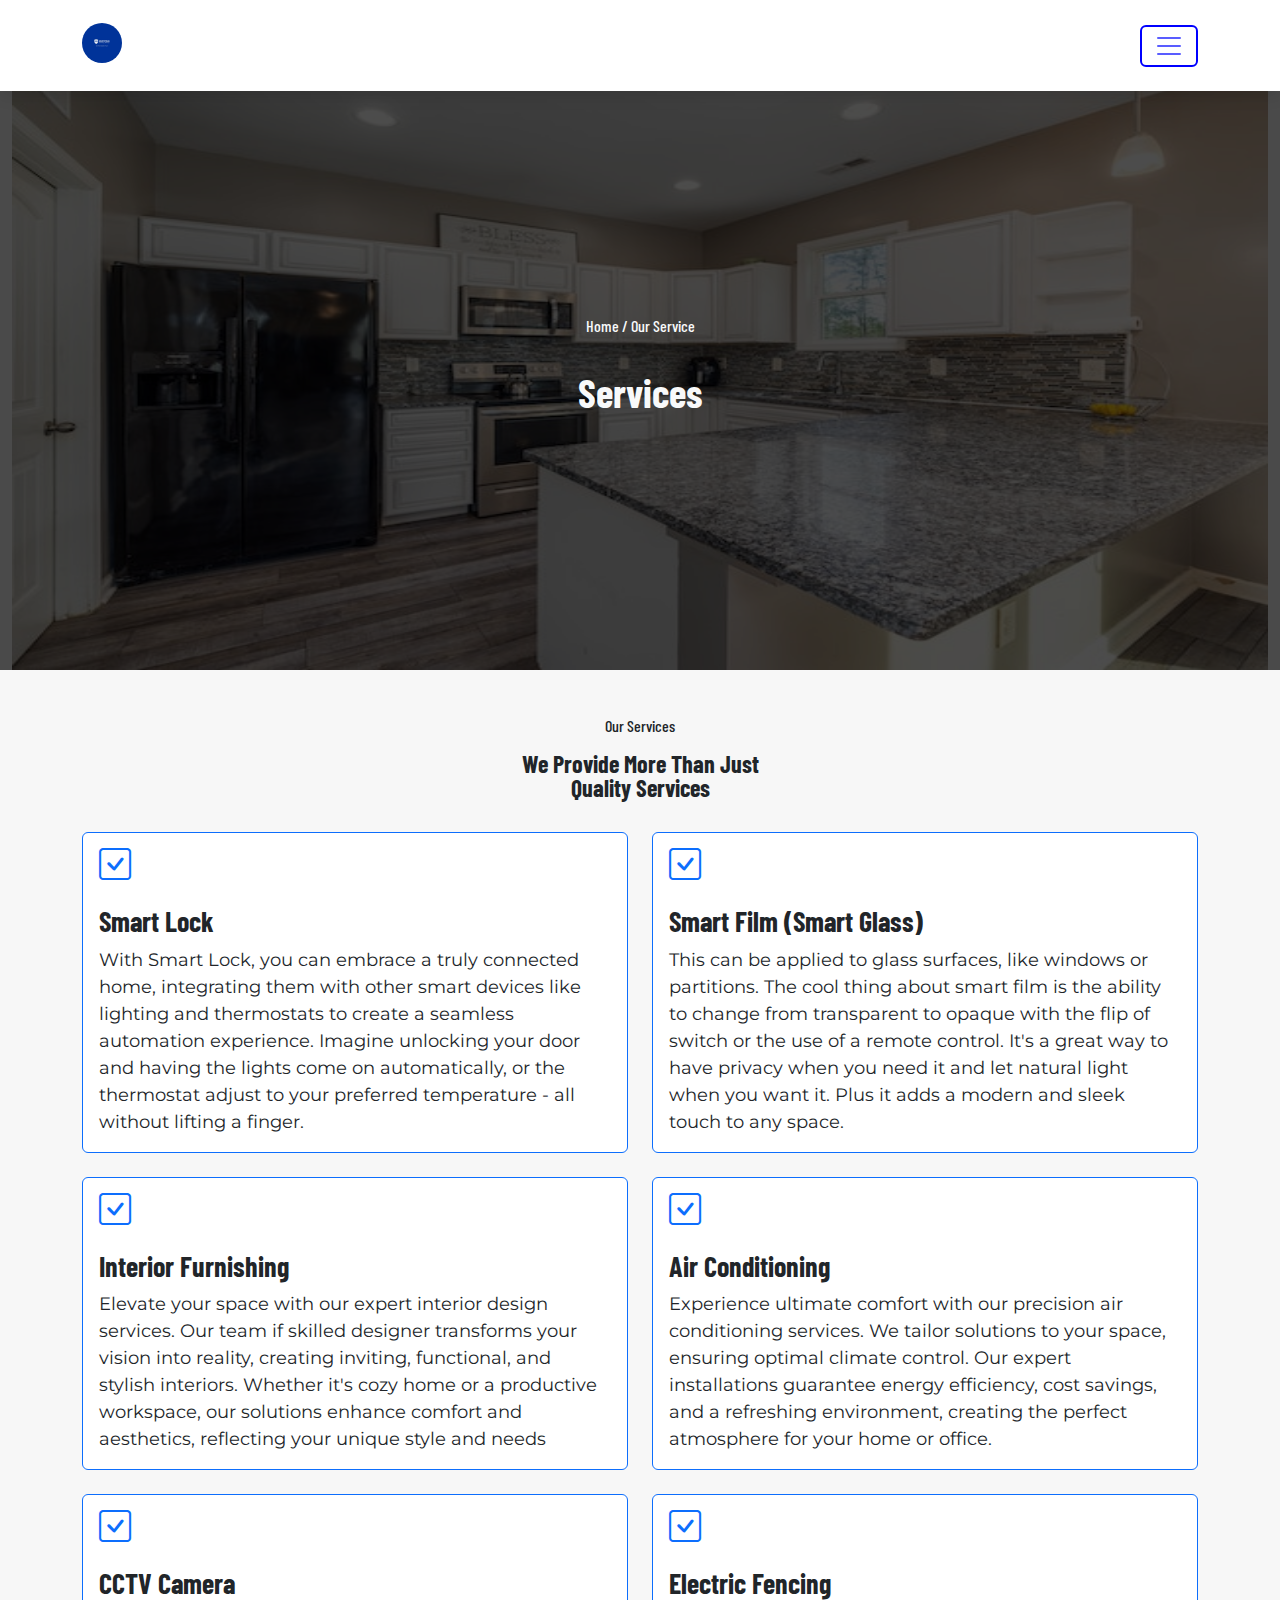
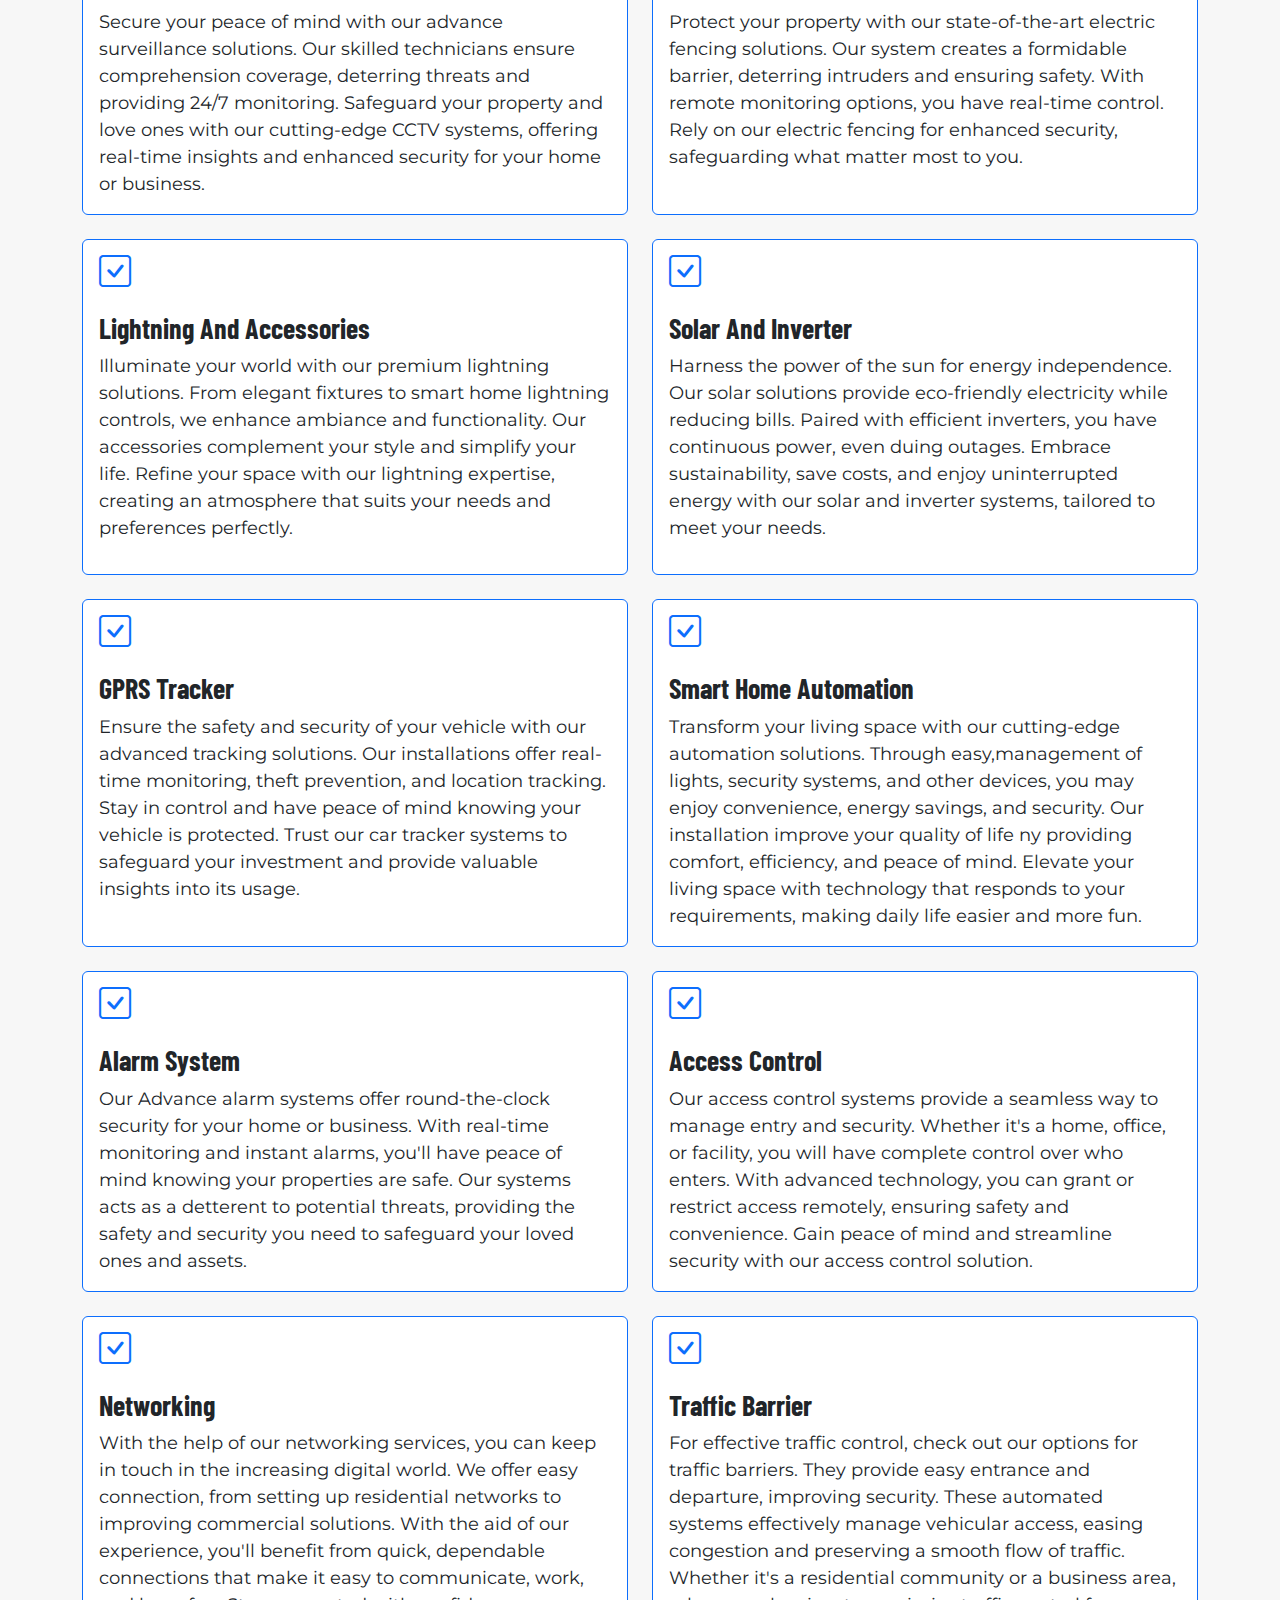
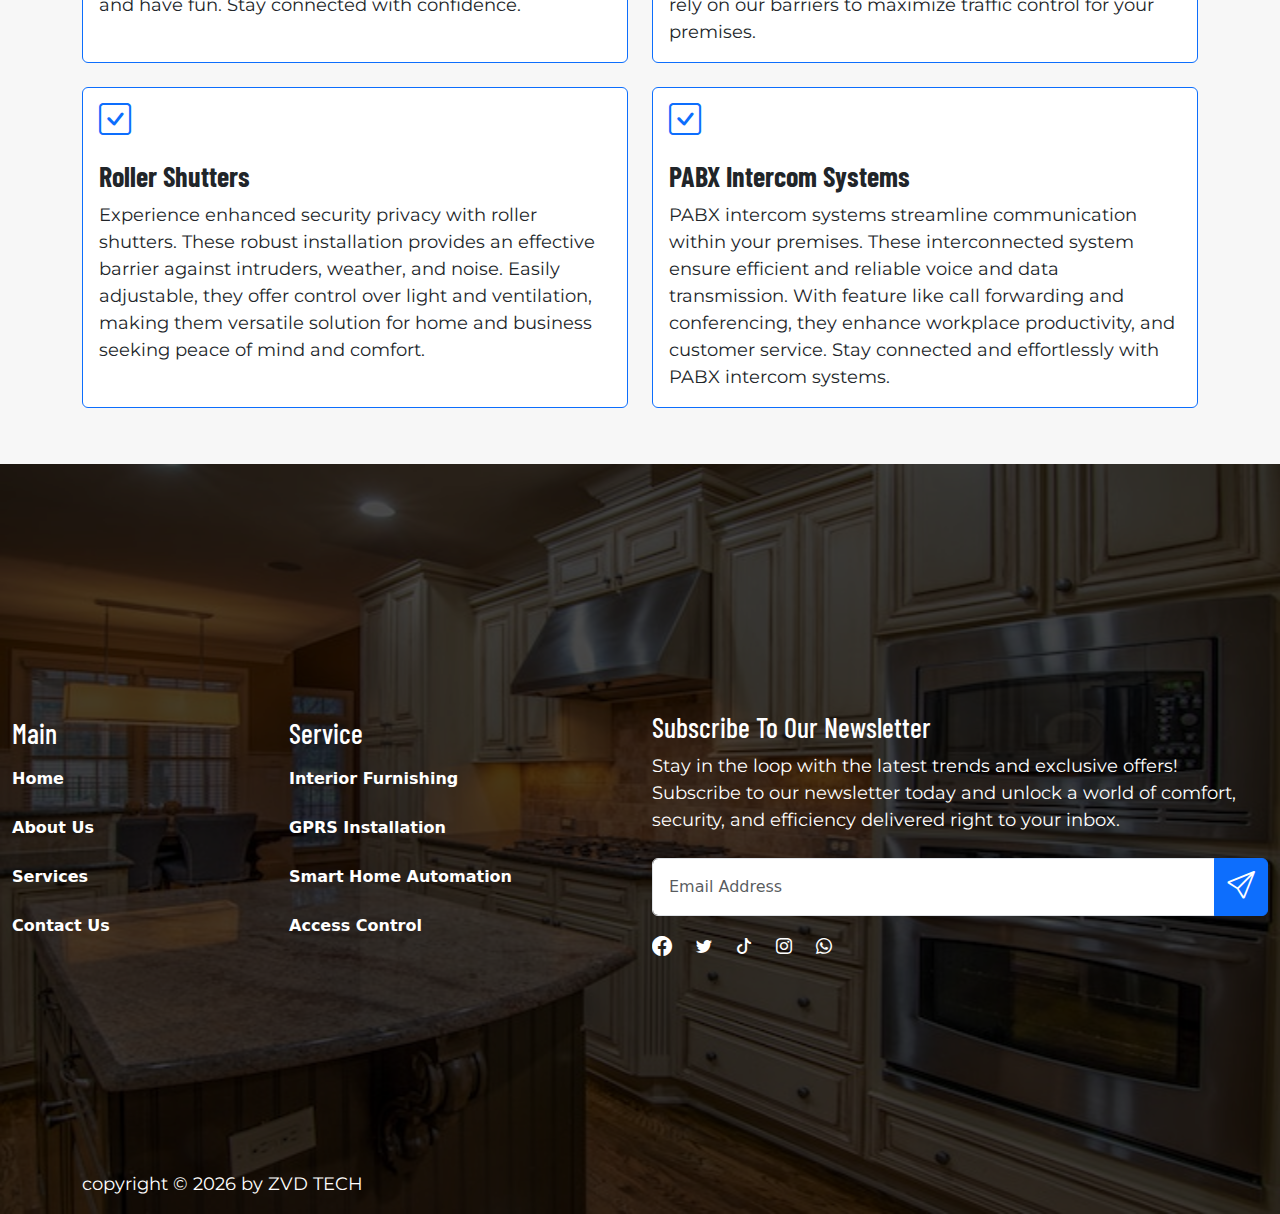
<file: servicelist.html>
<!DOCTYPE html>
<html lang="en">
<head>
 <meta charset="UTF-8">
 <meta name="viewport" content="width=device-width, initial-scale=1.0">
  <link rel="icon" type="image/png" sizes="32x32" href="FAVICON.png">
 <title>service List</title>
  <link href="https://cdn.jsdelivr.net/npm/bootstrap@5.3.3/dist/css/bootstrap.min.css" rel="stylesheet"
    integrity="sha384-QWTKZyjpPEjISv5WaRU9OFeRpok6YctnYmDr5pNlyT2bRjXh0JMhjY6hW+ALEwIH" crossorigin="anonymous">
    <link rel="stylesheet" href="https://cdn.jsdelivr.net/npm/bootstrap-icons@1.11.3/font/bootstrap-icons.min.css">
 <link rel="stylesheet" href="general.css">
</head>
<body>
 
  <!-- nav -->
  <div class="parentContainer">
   <nav class="navbar bg-white fixed-top">
    <div class="container">
     <a class="navbar-brand text-white" href="index.html">
      <img src="images/logo.jpg" alt="Logo" width="40" height="40" class="d-inline-block align-text-top logoImg">
     </a>
     <button class="navbar-toggler" type="button" data-bs-toggle="offcanvas" data-bs-target="#offcanvasNavbar"
      aria-controls="offcanvasNavbar">
      <span class="navbar-toggler-icon"></span>
     </button>
     <div class="offcanvas offcanvas-end" tabindex="-1" id="offcanvasNavbar" aria-labelledby="offcanvasNavbarLabel">
      <div class="offcanvas-header">
       <h5 class="offcanvas-title" id="offcanvasNavbarLabel">ZVD TECHNOLOGIES</h5>
       <button type="button" class="btn-close" data-bs-dismiss="offcanvas" aria-label="Close"></button>
      </div>
      <div class="offcanvas-body">
       <ul class="navbar-nav justify-content-end flex-grow-1 pe-3">
        <li class="nav-item">
         <a class="nav-link active" aria-current="page" href="index.html">Home</a>
        </li>
        <li class="nav-item">
         <a class="nav-link" href="about.html">About</a>
        </li>
        <li class="nav-item dropdown">
         <a class="nav-link dropdown-toggle" href="#" role="button" data-bs-toggle="dropdown" aria-expanded="false">
          Services
         </a>
         <ul class="dropdown-menu">
          <li><a class="dropdown-item" href="servicelist.html">Service List</a></li>
          <li>
           <hr class="dropdown-divider">
          </li>
          <li><a class="dropdown-item" href="servicedetails.html">Service Detail</a></li>
         </ul>
        </li>
        <li class="nav-item">
         <a class="nav-link" href="contact.html">Contact</a>
        </li>
       </ul>
      </div>
     </div>
    </div>
   </nav>
  </div>
  
  <!--end of  nav -->

  <header class="header container-fluid">
    <img src="images/KT2.jpg" class="BcgImage" alt="BcgImage">
    <div class="overlay"></div>
    <!-- overlay Text -->
    <div class="mask text-light">
      <h6 class="text-capitalize">Home / Our Service</h6>

      <h2 class="fs-1 fw-bold mt-4">Services</h2>

    </div>

    <!--end of overlay Text -->
  </header>

  <section class="container banner my-3">
   <article class="bannerHeading text-center parentContainer">
    <h5 class="fs-6">Our Services</h5>
    
    <h2 class="badge text-wrap text-dark fs-4 fw-bolder mb-4" style="width: 300px;">We Provide More Than Just Quality Services</h2>
   </article>

   <!-- cards -->
   <article>
    <div class="row row-cols-1 row-cols-md-2 g-4">
        <div class="col">
          <div class="card border-primary h-100">
            <i class="bi bi-check-square text-primary ms-3 fs-2 mt-2"></i>
            <div class="card-body">
              <h5 class="card-title fw-bolder fs-3">Smart Lock</h5>
              <p class="card-text">
                With Smart Lock, you can embrace a truly connected home, integrating them with other smart devices like lighting
                and thermostats to create a seamless automation experience. Imagine unlocking your door and having the lights
                come on automatically, or the thermostat adjust to your preferred temperature - all without lifting a finger.
              </p>
            </div>
          </div>
        </div>
          <div class="col">
            <div class="card border-primary h-100">
              <i class="bi bi-check-square text-primary ms-3 fs-2 mt-2"></i>
              <div class="card-body">
                <h5 class="card-title fw-bolder fs-3">Smart Film (Smart Glass)</h5>
                <p class="card-text">
                This can be applied to glass surfaces, like windows or partitions. The cool thing about smart film is the ability to change from transparent to opaque with the flip of switch or the use of a remote control. It's a great way to have privacy when you need it and let natural light when you want it. Plus it adds a modern and sleek touch to any space.
                </p>
              </div>
            </div>
          </div>
    <div class="col">
      <div class="card border-primary h-100">
        <i class="bi bi-check-square text-primary ms-3 fs-2 mt-2"></i>
        <div class="card-body">
          <h5 class="card-title fw-bolder fs-3">Interior Furnishing</h5>
          <p class="card-text">Elevate your space with our expert interior design services. Our team if skilled designer transforms your vision into reality, creating inviting, functional, and stylish interiors. Whether it's cozy home or a productive workspace, our solutions enhance comfort and aesthetics, reflecting your unique style and needs</p>
        </div>
      </div>
    </div>
    <div class="col">
      <div class="card border-primary h-100">
        <i class="bi bi-check-square text-primary ms-3 fs-2 mt-2"></i>
        <div class="card-body">
          <h5 class="card-title fw-bolder fs-3">Air Conditioning</h5>
          <p class="card-text">Experience ultimate comfort with our precision air conditioning services. We tailor solutions to your space, ensuring optimal climate control. Our expert installations guarantee energy efficiency, cost savings, and a refreshing environment, creating the perfect atmosphere for your home or office.</p>
          
        </div>
      </div>
    </div>
    <div class="col">
      <div class="card border-primary h-100">
        <i class="bi bi-check-square text-primary ms-3 fs-2 mt-2"></i>
        <div class="card-body">
          <h5 class="card-title fw-bolder fs-3">CCTV Camera</h5>
          <p class="card-text">Secure your peace of mind with our advance surveillance solutions. Our skilled technicians ensure comprehension coverage, deterring threats and providing 24/7 monitoring. Safeguard your property and love ones with our cutting-edge CCTV systems, offering real-time insights and enhanced security for your home or business.</p>
        </div>
      </div>
    </div>
    <div class="col">
      <div class="card border-primary h-100">
        <i class="bi bi-check-square text-primary ms-3 fs-2 mt-2"></i>
        <div class="card-body">
          <h5 class="card-title fw-bolder fs-3">Electric Fencing</h5>
          <p class="card-text">Protect your property with our state-of-the-art electric fencing solutions. Our system creates a formidable barrier, deterring intruders and ensuring safety. With remote monitoring options, you have real-time control. Rely on our electric fencing for enhanced security, safeguarding what matter most to you.</p>
          
        </div>
      </div>
    </div>
    <div class="col">
      <div class="card border-primary h-100">
        <i class="bi bi-check-square text-primary ms-3 fs-2 mt-2"></i>
        <div class="card-body">
          <h5 class="card-title fw-bolder fs-3">Lightning And Accessories</h5>
          <p class="card-text">Illuminate your world with our premium lightning solutions. From elegant fixtures to smart home lightning controls, we enhance ambiance and functionality. Our accessories complement your style and simplify your life. Refine your space with our lightning expertise, creating an atmosphere that suits your needs and preferences perfectly.<p>
        </div>
      </div>
    </div>
    <div class="col">
      <div class="card border-primary h-100">
        <i class="bi bi-check-square text-primary ms-3 fs-2 mt-2"></i>
        <div class="card-body">
          <h5 class="card-title fw-bolder fs-3">Solar And Inverter</h5>
          <p class="card-text">Harness the power of the sun for energy independence. Our solar solutions provide eco-friendly electricity while reducing bills. Paired with efficient inverters, you have continuous power, even duing outages. Embrace sustainability, save costs, and enjoy uninterrupted energy with our solar and inverter systems, tailored to meet your needs.</p>
        </div>
      </div>
    </div>
    <div class="col">
      <div class="card border-primary h-100">
      <i class="bi bi-check-square text-primary ms-3 fs-2 mt-2"></i> 
        <div class="card-body">
          <h5 class="card-title fw-bolder fs-3">GPRS  Tracker</h5>
          <p class="card-text">Ensure the safety and security of your vehicle with our advanced tracking solutions. Our installations offer real-time monitoring, theft prevention, and location tracking. Stay in control and have peace of mind knowing your vehicle is protected. Trust our car tracker systems to safeguard your investment and provide valuable insights into its usage.</p>
        </div>
      </div>
    </div>
    <div class="col">
      <div class="card border-primary h-100">
        <i class="bi bi-check-square text-primary ms-3 fs-2 mt-2"></i>
        <div class="card-body">
          <h5 class="card-title fw-bolder fs-3">Smart Home Automation</h5>
          <p class="card-text">Transform your living space with our cutting-edge automation solutions. Through easy,management of lights, security systems, and other devices, you may enjoy convenience, energy savings, and security. Our installation improve your quality of life ny providing comfort, efficiency, and peace of mind. Elevate your living space with technology that responds to your requirements, making daily life easier and more fun.</p>
        </div>
      </div>
    </div>
    <div class="col">
      <div class="card border-primary h-100">
        <i class="bi bi-check-square text-primary ms-3 fs-2 mt-2"></i>
        <div class="card-body">
          <h5 class="card-title fw-bolder fs-3">Alarm System</h5>
          <p class="card-text">Our Advance alarm systems offer round-the-clock security for your home or business. With real-time monitoring and instant alarms, you'll have peace of mind knowing your properties are safe. Our systems acts as a detterent to potential threats, providing the safety and security you need to safeguard your loved ones and assets.</p>
        </div>
      </div>
    </div>
    <div class="col">
      <div class="card border-primary h-100">
        <i class="bi bi-check-square text-primary ms-3 fs-2 mt-2"></i>
        <div class="card-body">
          <h5 class="card-title fw-bolder fs-3">Access Control</h5>
          <p class="card-text">Our access control systems provide a seamless way to manage entry and security. Whether it's a home, office, or facility, you will have complete control over who enters. With advanced technology, you can grant or restrict access remotely, ensuring safety and convenience. Gain peace of mind and streamline security with our access control solution. </p>
        </div>
      </div>
    </div>
    <div class="col">
      <div class="card border-primary h-100">
        <i class="bi bi-check-square text-primary ms-3 fs-2 mt-2"></i>
        <div class="card-body">
          <h5 class="card-title fw-bolder fs-3">Networking</h5>
          <p class="card-text">With the help of our networking services, you can keep in touch in the increasing digital world. We offer easy connection, from setting up residential networks to improving commercial solutions. With the aid of our experience, you'll benefit from quick, dependable connections that make it easy to communicate, work, and have fun. Stay connected with confidence.</p>
        </div>
      </div>
    </div>
    <div class="col">
      <div class="card border-primary h-100">
        <i class="bi bi-check-square text-primary ms-3 fs-2 mt-2"></i>
        <div class="card-body">
          <h5 class="card-title fw-bolder fs-3">Traffic Barrier</h5>
          <p class="card-text">For effective traffic control, check out our options for traffic barriers. They provide easy entrance and departure, improving security. These automated systems effectively manage vehicular access, easing congestion and preserving a smooth flow of traffic. Whether it's a residential community or a business area, rely on our barriers to maximize traffic control for your premises.</p>
        </div>
      </div>
    </div>
    <div class="col">
      <div class="card border-primary h-100">
        <i class="bi bi-check-square text-primary ms-3 fs-2 mt-2"></i>                                                                             
        <div class="card-body">
          <h5 class="card-title fw-bolder fs-3">Roller Shutters</h5>
          <p class="card-text">Experience enhanced security privacy with roller shutters. These robust installation provides an effective barrier against intruders, weather, and noise. Easily adjustable, they offer control over light and ventilation, making them versatile solution for home and business seeking peace of mind and comfort. </p>
        </div>
      </div>
    </div>
    <div class="col">
      <div class="card border-primary h-100">
        <i class="bi bi-check-square text-primary ms-3 fs-2 mt-2"></i>
        <div class="card-body">
          <h5 class="card-title fw-bolder fs-3">PABX Intercom Systems</h5>
          <p class="card-text">
            PABX intercom systems streamline communication within your premises. These interconnected system ensure efficient and reliable voice and data transmission. With feature like call forwarding and conferencing, they enhance workplace productivity, and customer service. Stay connected and effortlessly with PABX intercom systems.
          </p>
        </div>
      </div>
    </div>
    </div>
   </article>
   <!-- end of card -->
  </section>


    <footer class="footer position-relative">
      <img src="./images/KT4.jpg" class="Bcgfooter" alt="bcgimage">
      <div class="footeroverlay"></div>
      <section class="container foot my-5">
        <div class="row footrow parentContainer">
          <div class="col-md-6">
            <article class="footerwords wordsOver d-flex
                            align-items-center justify-content-between">
              <div class="main">
                <h3 class="mb-3">Main</h3>
                <a href="index.html" class="fw-semibold">Home</a>
                <a href="about.html" class="fw-semibold">About Us</a>
                <a href="servicelist.html" class="fw-semibold">Services</a>
                <a href="contact.html" class="fw-semibold">Contact Us</a>
              </div>
              <div class="service">
                <h3 class="mb-3">Service</h3>
                <a href="servicelist.html" class="fw-semibold">Interior Furnishing</a>
                <a href="servicelist.html" class="fw-semibold">GPRS Installation</a>
                <a href="servicelist.html" class="fw-semibold">Smart Home Automation</a>
                <a href="servicelist.html" class="fw-semibold">Access Control</a>
              </div>
            </article>
          </div>
          <div class="col-md-6">
            <article class="News pt-4">
              <h3 class="text-white text-capitalize">Subscribe to our newsletter</h3>
              <p class="text-white lh-2 pb-2">Stay in the loop with the latest trends and exclusive offers! Subscribe to our newsletter today and unlock a world of
              comfort, security, and efficiency delivered right to your inbox.</p>
              <form class="form-floating form mailForm">
                <div class="input-group mb-3">
                  <input type="email" class="form-control p-3 Subscribemail" placeholder="Email Address" aria-label="Recipient's username"
                    aria-describedby="button-addon2">
                  <button class="btn btn-primary" type="submit" id="button-addon2">
                    <i class="bi bi-send changeIconSizeSend"></i>
                  </button>
                </div>
              </form>
              <div class="internetIcon d-flex align-items-center">
                <a href="https://www.facebook.com/profile.php?id=100066739992582&mibextid=ZbWKwL" target="_blank"><i class="bi bi-facebook pe-4 footerIcon"></i></a>
                <a href="https://twitter.com/zvdTechnologies?t=W2h3ahDxuJiU-Y1O9losLg&s=09" target="_blank"><i
                    class="bi bi-twitter pe-4 changeIconSize"></i></a>
                <a href="http://tiktok.com/@zvd_tech" target="_blank"><i class="bi bi-tiktok pe-4 changeIconSize"></i></a>
                <a href="https://www.instagram.com/zvd_technologies?igsh=OGQ5ZDc2ODk2ZA==" target="_blank"><i
                    class="bi bi-instagram pe-4 changeIconSize"></i></a>
                <a href="https://wa.me/message/SAWPLE6XBEGEH1" target="_blank"><i class="bi bi-whatsapp pe-4 changeIconSize"></i></a>
              </div>
            </article>
          </div>
        </div>
      </section>
    
    
      <div class="container-md Year">
        <div class="row">
          <div class="col-md-6">
            <div class="year">
              <p>copyright <span>&COPY;</span> <span class="date"></span> by ZVD TECH</p>
            </div>
          </div>
        </div>
    
      </div>
    
    
    </footer>

    <script src="https://cdn.jsdelivr.net/npm/bootstrap@5.3.3/dist/js/bootstrap.bundle.min.js"
      integrity="sha384-YvpcrYf0tY3lHB60NNkmXc5s9fDVZLESaAA55NDzOxhy9GkcIdslK1eN7N6jIeHz" crossorigin="anonymous"></script>
<script src="app.js"></script>
</body>
</html>
</file>
<file: style.css>
@import url('https://fonts.googleapis.com/css2?family=Barlow+Condensed:wght@700&family=Montserrat&display=swap');

body{
background: hsla(0, 0%, 96%, 0.748);
line-height: 1.5;
 text-align: left;
}

h1,h2,h3,h4,h5,h6{
  font-family: 'Barlow Condensed', sans-serif;
}

p{
  font-family: 'Montserrat', sans-serif;
  font-size: 1.125rem;
}



.bcgImage{
  max-width: 100%;
  width: 100%;
  max-height: 100%;
  height: 600px;
}

.overlay {
  background-color: rgba(0, 0, 0, 0.7);
  width: 100%;
  max-height: 100%;
  height: 600px;
  position: absolute;
  top: 0;
  left: 0;
}

.parentContainer{
  position: relative;
  overflow: hidden;
}

nav{
  background: rgba(41, 38, 38, 0.356);
  overflow: hidden !important;
  position: absolute;
  box-shadow: 0 5px 15px rgba(0,0,0,.1);
}

.logoImg{
  border-radius: 50%;
  transform: translateY(10px);
}

.mask {
  display: flex;
  justify-content: center;
  align-items: center;
  max-height: 100%;
  height: 400px;
  width: 100%;
  position: absolute;
  bottom: 0;
  left: 0;
  flex-direction: column;
  text-align: center;
  transform: translateY(-20%);
}


.mask p {
  padding: 20px;
}

.navbar-toggler{
  border: 2px solid blue;
  box-shadow: none !important;
  transition: none !important;
}

.navbar-toggler-icon{
  background-image: url("data:image/svg+xml,%3csvg xmlns='http://www.w3.org/2000/svg' viewBox='0 0 30 30'%3e%3cpath stroke='rgba%2833, 37, 255, 0.75%29' stroke-linecap='round' stroke-miterlimit='10' stroke-width='2' d='M4 7h22M4 15h22M4 23h22'/%3e%3c/svg%3e");
}


.show::placeholder{
  color: red;
}

.bi {
  font-size: 40px;
}

.designText{
  text-align: justify;

}


.footer {
  position: relative;
}

.Bcgfooter{
  max-width: 100%;
  width: 100%;
  height: 750px;
}

.footeroverlay{
  background-color: rgba(0, 0, 0, 0.7);
  width: 100%;
  height: 750px;
  position: absolute;
  top: 0;
  left: 0;
}

.wordsOver {
  color: white;
  max-width: 100%;
  width: 500px;
  margin-top: 30px;
  
}

.sponsor{
  background-color:  rgba(0, 0, 0, 0.904);
}

.News{
  overflow: hidden;
  
}


.foot{
  display: flex;
  justify-content: center;
  align-items: center;
  position: absolute;
  top: 0;
  left: 0;
  width: 100%;
  max-width: 100%;
  height: 650px;
}


a {
  text-decoration: none;
  color: white;
  display: flex;
  margin-bottom: 25px;
}


.changeIconSize{
  font-size: 20px;
}

.changeIconSizeSend{
  font-size: 28px;
}

.year{
  position: absolute;
  bottom: 0;
  color: white;
}

@media (max-width: 767px) {
  .card-title {
    text-align: center;
  }

}
</file>
<file: about.css>
.bannerText{
  padding: 0;
  margin: 0;
}


.cardlayer{
 transform: translateY(130px);
}
</file>
<file: general.css>
@import url('https://fonts.googleapis.com/css2?family=Barlow+Condensed:wght@700&family=Montserrat&display=swap');

body{
background: hsla(0, 0%, 96%, 0.748);
line-height: 1.5;
 text-align: left;
}

h1,h2,h3,h4,h5,h6{
  font-family: 'Barlow Condensed', sans-serif;
}

p{
  font-family: 'Montserrat', sans-serif;
  font-size: 1.125rem;
}

/* header  and Navbar*/
.header {
  transform: translateY(70px);
}

.BcgImage{
  max-width: 100%;
  width: 100%;
  height: 600px;
}

.navbar{
  background-color: rgba(252, 252, 252, 0.466);
  box-shadow: 0 5px 15px rgba(0,0,0,.1);
}

.overlay {
  background-color: rgba(0, 0, 0, 0.7);
  width: 100%;
  height: 600px;
  position: absolute;
  top: 0;
  left: 0;
}

.navbar-toggler{
  border: 2px solid blue;
  box-shadow: none !important;
  transition: none !important;
}

 .navbar-toggler-icon{
  background-image: url("data:image/svg+xml,%3csvg xmlns='http://www.w3.org/2000/svg' viewBox='0 0 30 30'%3e%3cpath stroke='rgba%2833, 37, 255, 0.75%29' stroke-linecap='round' stroke-miterlimit='10' stroke-width='2' d='M4 7h22M4 15h22M4 23h22'/%3e%3c/svg%3e");
}

.logoImg{
  border-radius: 50%;
  transform: translateY(10px);
}

.parentContainer{
  position: relative;
  overflow: hidden;
}

.mask {
  display: flex;
  justify-content: center;
  align-items: center;
  height: 600px;
  width: 100%;
  position: absolute;
  bottom: 0;
  left: 0;
  flex-direction: column;
  text-align: center;
}

.banner{
 position: relative;
 overflow: hidden;
 bottom: 0;
 left: 0;
 transform: translateY(100px);
}
/* end header  and Navbar*/


/* footer */

.footer{
  transform: translateY(140px);
}

.Bcgfooter{
  max-width: 100%;
  width: 100%;
  height: 750px;
}


.footeroverlay{
  background-color: rgba(0, 0, 0, 0.7);
  width: 100%;
  height: 750px;
  position: absolute;
  top: 0;
  left: 0;
}

.wordsOver {
  color: white;
  max-width: 100%;
  width: 500px;
  margin-top: 30px;
 
}

.News{
  overflow: hidden;
  
}


.foot{
 display: flex;
  justify-content: center;
  align-items: center;
  position: absolute;
  top: 0;
  left: 0;
  width: 100%;
  max-width: 100%;
  height: 650px;
}



a {
  text-decoration: none;
  color: white;
  display: flex;
  margin-bottom: 25px;
}

.show ::placeholder{
  color: red;
}



.footerIcon{
  font-size: 20px;
}

.changeIconSizeSend{
  font-size: 28px;
}



.year{
  position: absolute;
  bottom: 0;
  color: white;
}
/*end footer */
</file>
<file: contact.css>
.cards{
 height: 250px;
}

.contact{
 transform: translateY(120px);
}
</file>
<file: servicedetails.css>
.headingwords{
 transform: translateY(120px);
}


.cardHero{
  max-height: 100%;
  height: 100%;
}

.cardImg{
  height: 100%;
}

.solution{
  transform: translateY(145px);
}

.solutionCard{
  height: 300px;
}


.cardbody{
  display: flex;
  align-items: center;
  justify-content: center;
}

.solutionIcon{
  display: flex;
  align-items: center;
  justify-content: center;
  font-size: 28px;
  transform: translateY(100px);
}


.firstAccordion{
   transform: translateY(150px);
}

.contact{
   transform: translateY(155px);
}


.contactIcon{
  font-size: 20px;
}
</file>
